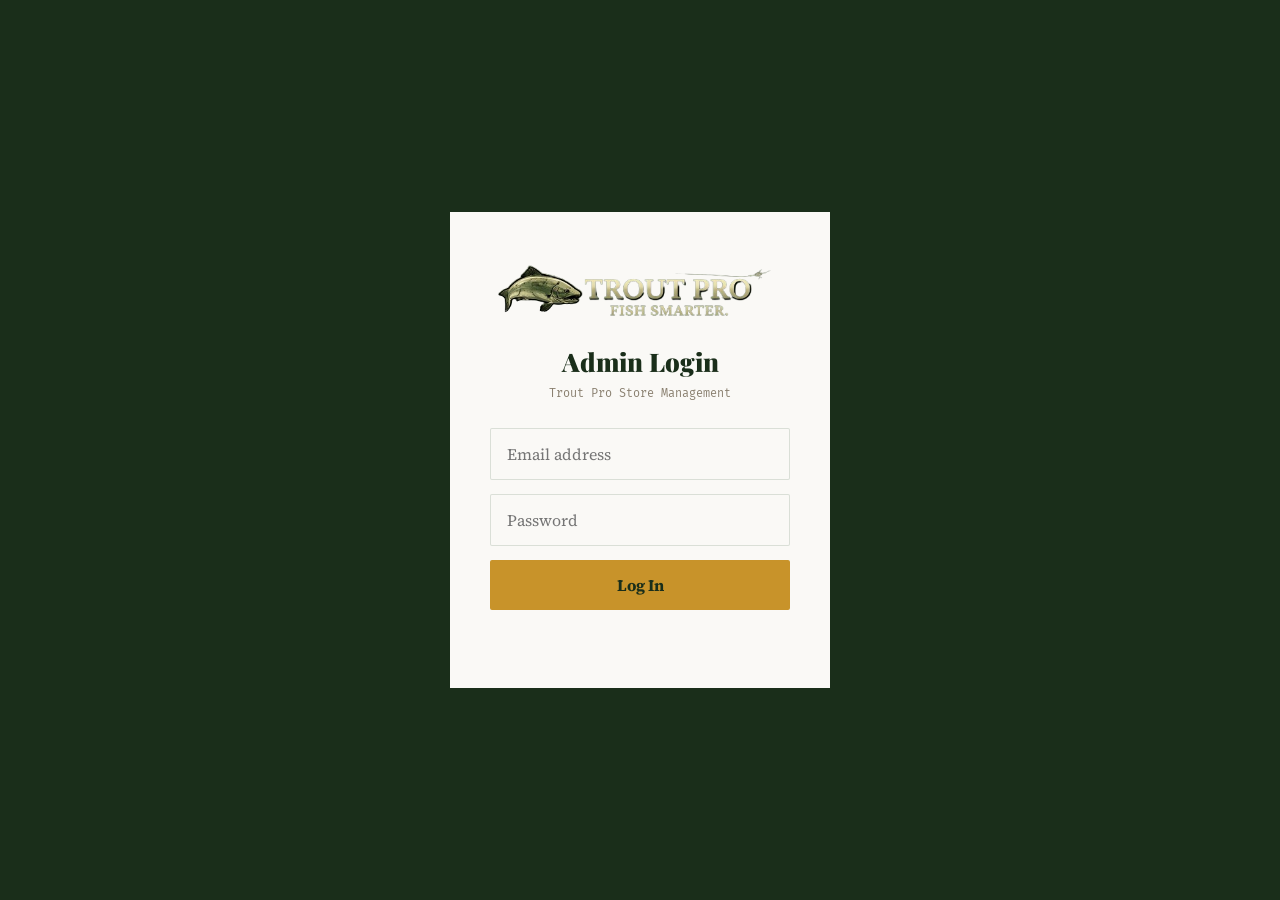
<file: admin.html>
<!DOCTYPE html>
<html lang="en">
<head>
  <meta charset="UTF-8" />
  <meta name="viewport" content="width=device-width, initial-scale=1.0" />
  <title>Admin | Trout Pro Store</title>
  <meta name="robots" content="noindex, nofollow" />
  <link rel="preconnect" href="https://fonts.googleapis.com" />
  <link rel="preconnect" href="https://fonts.gstatic.com" crossorigin />
  <link href="https://fonts.googleapis.com/css2?family=Playfair+Display:wght@700;900&family=Source+Serif+4:wght@300;400;600&family=Fira+Mono:wght@400;500&display=swap" rel="stylesheet" />
  <style>
    :root{--forest:#1a2e1a;--moss:#2d4a2d;--river:#2c5f6e;--water:#7eb8c9;--stone:#8a8070;--sand:#c8b898;--cream:#f5f0e8;--gold:#c8932a;--gold-light:#e6b84a;--white:#faf9f6;--text:#2a2520;--muted:#6b6358;--border:rgba(90,122,90,0.2);--red:#c85040;--green:#2d7a3a}
    *,*::before,*::after{margin:0;padding:0;box-sizing:border-box}
    body{font-family:'Source Serif 4',Georgia,serif;background:#f0ede8;color:var(--text);min-height:100vh}

    /* LOGIN */
    .login-screen{display:flex;align-items:center;justify-content:center;min-height:100vh;background:var(--forest)}
    .login-box{background:var(--white);padding:48px 40px;width:100%;max-width:380px;text-align:center}
    .login-box h1{font-family:'Playfair Display',serif;font-size:1.6rem;font-weight:900;color:var(--forest);margin-bottom:8px}
    .login-box p{font-family:'Fira Mono',monospace;font-size:.74rem;color:var(--stone);margin-bottom:28px}
    .login-box input{width:100%;padding:14px 16px;border:1.5px solid var(--border);font-family:'Source Serif 4',serif;font-size:1rem;outline:none;border-radius:2px;margin-bottom:14px;background:var(--white)}
    .login-box input:focus{border-color:var(--gold)}
    .login-btn{width:100%;padding:14px;background:var(--gold);color:var(--forest);border:none;font-family:'Source Serif 4',serif;font-weight:700;font-size:1rem;cursor:pointer;border-radius:2px}
    .login-btn:hover{background:var(--gold-light)}
    .login-btn:disabled{opacity:.6;cursor:not-allowed}
    .login-err{color:var(--red);font-family:'Fira Mono',monospace;font-size:.76rem;margin-top:10px;min-height:20px}

    /* ADMIN LAYOUT */
    .admin-wrap{display:none}
    .admin-header{background:var(--forest);padding:14px 32px;display:flex;align-items:center;justify-content:space-between}
    .admin-header img{height:64px;width:auto}
    .admin-header-right{display:flex;align-items:center;gap:16px}
    .admin-user{color:var(--sand);font-family:'Fira Mono',monospace;font-size:.74rem}
    .view-site-btn{color:var(--sand);font-family:'Fira Mono',monospace;font-size:.76rem;text-decoration:none}
    .logout-btn{background:rgba(255,255,255,.1);color:var(--cream);border:none;padding:8px 16px;font-family:'Fira Mono',monospace;font-size:.74rem;cursor:pointer;border-radius:2px}
    .logout-btn:hover{background:rgba(255,255,255,.2)}

    /* TABS */
    .admin-tabs{background:var(--moss);display:flex;padding:0 32px;overflow-x:auto}
    .admin-tab{padding:14px 24px;font-family:'Fira Mono',monospace;font-size:.78rem;letter-spacing:.08em;text-transform:uppercase;color:rgba(255,255,255,.6);cursor:pointer;border-bottom:2px solid transparent;transition:all .2s;white-space:nowrap;flex-shrink:0}
    .admin-tab:hover{color:var(--cream)}
    .admin-tab.active{color:var(--gold-light);border-bottom-color:var(--gold-light)}

    /* CONTENT */
    .admin-content{padding:32px;max-width:1200px;margin:0 auto}
    .admin-panel{display:none}
    .admin-panel.active{display:block}

    /* CARDS */
    .admin-card{background:var(--white);border:1px solid var(--border);padding:28px;margin-bottom:24px}
    .admin-card h2{font-family:'Playfair Display',serif;font-size:1.3rem;font-weight:700;color:var(--forest);margin-bottom:20px;padding-bottom:12px;border-bottom:1px solid var(--border)}

    /* STATS */
    .stats-grid{display:grid;grid-template-columns:repeat(4,1fr);gap:20px;margin-bottom:28px}
    .stat-card{background:var(--white);border:1px solid var(--border);padding:22px 24px}
    .stat-card-label{font-family:'Fira Mono',monospace;font-size:.66rem;letter-spacing:.12em;text-transform:uppercase;color:var(--stone);margin-bottom:8px}
    .stat-card-value{font-family:'Playfair Display',serif;font-size:2rem;font-weight:700;color:var(--forest)}

    /* FORMS */
    .a-form-row{display:grid;grid-template-columns:1fr 1fr;gap:16px;margin-bottom:14px}
    .a-form-group{display:flex;flex-direction:column;margin-bottom:14px}
    .a-form-group label{font-family:'Fira Mono',monospace;font-size:.68rem;letter-spacing:.1em;text-transform:uppercase;color:var(--stone);margin-bottom:5px}
    .a-form-group input,.a-form-group select,.a-form-group textarea{padding:11px 14px;border:1.5px solid var(--border);font-family:'Source Serif 4',serif;font-size:.95rem;outline:none;background:var(--white);color:var(--text);border-radius:2px;transition:border-color .2s}
    .a-form-group input:focus,.a-form-group select:focus,.a-form-group textarea:focus{border-color:var(--gold)}
    .a-form-group textarea{resize:vertical;min-height:100px;line-height:1.6}
    .save-btn{background:var(--forest);color:var(--cream);border:none;padding:12px 28px;font-family:'Fira Mono',monospace;font-size:.78rem;letter-spacing:.08em;cursor:pointer;border-radius:2px;transition:background .2s}
    .save-btn:hover{background:var(--moss)}
    .save-btn:disabled{opacity:.5;cursor:not-allowed}
    .delete-btn{background:none;border:1px solid var(--red);color:var(--red);padding:7px 14px;font-family:'Fira Mono',monospace;font-size:.7rem;cursor:pointer;border-radius:2px;transition:all .2s}
    .delete-btn:hover{background:var(--red);color:white}

    /* PRODUCT SEARCH */
    .product-search-bar{display:flex;gap:12px;flex-wrap:wrap;margin-bottom:20px}
    .product-search-bar input,.product-search-bar select{padding:11px 16px;border:1.5px solid var(--border);font-family:'Source Serif 4',serif;font-size:.9rem;outline:none;background:var(--white);color:var(--text);border-radius:2px;flex:1;min-width:140px}
    .product-search-bar input:focus,.product-search-bar select:focus{border-color:var(--gold)}
    .search-count{font-family:'Fira Mono',monospace;font-size:.72rem;color:var(--stone);padding:4px 0}

    /* TABLES */
    .admin-table{width:100%;border-collapse:collapse}
    .admin-table th{font-family:'Fira Mono',monospace;font-size:.66rem;letter-spacing:.12em;text-transform:uppercase;color:var(--stone);padding:10px 12px;border-bottom:2px solid var(--border);text-align:left;white-space:nowrap}
    .admin-table td{padding:12px;border-bottom:1px solid var(--border);font-size:.9rem;vertical-align:middle}
    .admin-table tr:hover td{background:rgba(200,147,42,.04)}
    .admin-table img{width:48px;height:48px;object-fit:cover;border:1px solid var(--border)}
    .edit-btn{background:var(--river);color:white;border:none;padding:5px 12px;font-family:'Fira Mono',monospace;font-size:.68rem;cursor:pointer;border-radius:2px;margin-right:6px}
    .edit-btn:hover{opacity:.85}

    /* BADGES */
    .badge{font-family:'Fira Mono',monospace;font-size:.64rem;letter-spacing:.08em;text-transform:uppercase;padding:3px 9px;border-radius:2px}
    .badge-paid{background:rgba(45,122,58,.15);color:#2d7a3a;border:1px solid rgba(45,122,58,.3)}
    .badge-pending{background:rgba(200,147,42,.15);color:#a06c08;border:1px solid rgba(200,147,42,.3)}
    .badge-shipped{background:rgba(44,95,110,.15);color:#2c5f6e;border:1px solid rgba(44,95,110,.3)}
    .badge-refunded{background:rgba(200,80,60,.15);color:var(--red);border:1px solid rgba(200,80,60,.3)}
    .badge-in-stock{background:rgba(45,122,58,.12);color:#2d7a3a}
    .badge-out{background:rgba(200,80,60,.12);color:var(--red)}

    /* TOGGLE */
    .toggle-wrap{display:flex;align-items:center;gap:10px}
    .toggle{position:relative;width:40px;height:22px;cursor:pointer}
    .toggle input{opacity:0;width:0;height:0}
    .toggle-slider{position:absolute;inset:0;background:#ccc;border-radius:22px;transition:.3s}
    .toggle-slider:before{content:'';position:absolute;width:16px;height:16px;left:3px;bottom:3px;background:white;border-radius:50%;transition:.3s}
    .toggle input:checked+.toggle-slider{background:var(--forest)}
    .toggle input:checked+.toggle-slider:before{transform:translateX(18px)}
    .toggle-label{font-family:'Fira Mono',monospace;font-size:.72rem;color:var(--text)}

    /* TOAST */
    .toast{position:fixed;bottom:24px;right:24px;background:var(--forest);color:var(--cream);padding:14px 24px;font-family:'Fira Mono',monospace;font-size:.8rem;border-left:3px solid var(--gold);z-index:9999;transform:translateY(100px);opacity:0;transition:all .3s;max-width:320px;border-radius:2px}
    .toast.show{transform:translateY(0);opacity:1}

    /* LOADING */
    .loading{text-align:center;padding:40px;color:var(--muted);font-family:'Fira Mono',monospace;font-size:.8rem}
    .spinner{width:28px;height:28px;border:2px solid var(--border);border-top-color:var(--gold);border-radius:50%;animation:spin .7s linear infinite;margin:0 auto 12px}
    @keyframes spin{to{transform:rotate(360deg)}}

    /* MODAL */
    .modal-bg{display:none;position:fixed;inset:0;background:rgba(0,0,0,.55);z-index:1000;align-items:center;justify-content:center;padding:20px}
    .modal-bg.open{display:flex}
    .modal{background:var(--white);padding:32px;width:100%;max-width:640px;max-height:90vh;overflow-y:auto;position:relative;border-radius:2px}
    .modal h3{font-family:'Playfair Display',serif;font-size:1.3rem;font-weight:700;margin-bottom:20px;color:var(--forest)}
    .modal-close{position:absolute;top:16px;right:16px;background:none;border:none;font-size:1.4rem;cursor:pointer;color:var(--stone);line-height:1}

    /* PROMO */
    .promo-msg{font-family:'Fira Mono',monospace;font-size:.76rem;margin-top:8px;padding:8px 12px;border-radius:2px;display:none}
    .promo-msg.ok{background:rgba(45,122,58,.1);color:var(--green);border:1px solid rgba(45,122,58,.25);display:block}
    .promo-msg.err{background:rgba(200,80,60,.1);color:var(--red);border:1px solid rgba(200,80,60,.25);display:block}

    /* REFUND */
    .refund-btn{background:none;border:1.5px solid var(--red);color:var(--red);padding:12px 20px;font-family:'Fira Mono',monospace;font-size:.78rem;cursor:pointer;border-radius:2px;transition:all .2s;width:100%;text-align:center}
    .refund-btn:hover{background:var(--red);color:white}
    .refund-btn:disabled{opacity:.5;cursor:not-allowed}

    @media(max-width:768px){.stats-grid{grid-template-columns:repeat(2,1fr)}.a-form-row{grid-template-columns:1fr}.admin-content{padding:16px}.admin-tabs{padding:0 16px}}
    @media(max-width:480px){.stats-grid{grid-template-columns:1fr}.admin-tabs{overflow-x:auto}}
  </style>
</head>
<body>

<!-- LOGIN -->
<div class="login-screen" id="login-screen">
  <div class="login-box">
    <img src="images/troutprostorelogo.png" alt="Trout Pro Store" style="height:60px;margin:0 auto 24px;display:block" onerror="this.style.display='none'" />
    <h1>Admin Login</h1>
    <p>Trout Pro Store Management</p>
    <input type="email" id="login-email" placeholder="Email address" onkeydown="if(event.key==='Enter')doLogin()" />
    <input type="password" id="login-pass" placeholder="Password" onkeydown="if(event.key==='Enter')doLogin()" />
    <button class="login-btn" onclick="doLogin()">Log In</button>
    <div class="login-err" id="login-err"></div>
  </div>
</div>

<!-- ADMIN -->
<div class="admin-wrap" id="admin-wrap">
  <div class="admin-header">
    <img src="images/troutprostorelogo.png" alt="Trout Pro Store" onerror="this.style.display='none'" />
    <div class="admin-header-right">
      <span class="admin-user" id="admin-user"></span>
      <a href="/" target="_blank" class="view-site-btn">View Site &rarr;</a>
      <button class="logout-btn" onclick="doLogout()">Log Out</button>
    </div>
  </div>

  <div class="admin-tabs">
    <div class="admin-tab active" onclick="showTab('dashboard',this)">Dashboard</div>
    <div class="admin-tab" onclick="showTab('products',this)">Products</div>
    <div class="admin-tab" onclick="showTab('blog',this)">Blog Posts</div>
    <div class="admin-tab" onclick="showTab('orders',this)">Orders</div>
    <div class="admin-tab" onclick="showTab('promos',this)">Promo Codes</div>
  </div>

  <div class="admin-content">

    <!-- DASHBOARD -->
    <div class="admin-panel active" id="tab-dashboard">
      <div class="stats-grid">
        <div class="stat-card"><div class="stat-card-label">Products</div><div class="stat-card-value" id="stat-products">—</div></div>
        <div class="stat-card"><div class="stat-card-label">Blog Posts</div><div class="stat-card-value" id="stat-posts">—</div></div>
        <div class="stat-card"><div class="stat-card-label">Orders</div><div class="stat-card-value" id="stat-orders">—</div></div>
        <div class="stat-card"><div class="stat-card-label">Revenue</div><div class="stat-card-value" id="stat-revenue">—</div></div>
      </div>
      <div class="admin-card">
        <h2>Recent Orders</h2>
        <div id="recent-orders"><div class="loading"><div class="spinner"></div>Loading…</div></div>
      </div>
    </div>

    <!-- PRODUCTS -->
    <div class="admin-panel" id="tab-products">
      <div class="admin-card">
        <h2>Add New Product</h2>
        <div class="a-form-row">
          <div class="a-form-group"><label>Product Name *</label><input type="text" id="p-name" placeholder="e.g. Elk Hair Caddis" /></div>
          <div class="a-form-group"><label>Price *</label><input type="number" id="p-price" placeholder="2.49" step="0.01" min="0" /></div>
        </div>
        <div class="a-form-row">
          <div class="a-form-group"><label>Category *</label>
            <select id="p-cat">
              <option value="">Select…</option>
              <option value="flies">Flies</option>
              <option value="rods">Fly Rods</option>
              <option value="reels">Reels</option>
              <option value="line">Fly Line</option>
              <option value="leaders">Leaders &amp; Tippet</option>
              <option value="accessories">Accessories</option>
            </select>
          </div>
          <div class="a-form-group"><label>Image URL</label><input type="url" id="p-img" placeholder="https://…" /></div>
        </div>
        <div class="a-form-group"><label>Description</label><textarea id="p-desc" placeholder="Describe the product…"></textarea></div>
        <div class="toggle-wrap" style="margin-bottom:20px">
          <label class="toggle"><input type="checkbox" id="p-stock" checked /><span class="toggle-slider"></span></label>
          <span class="toggle-label">In Stock</span>
        </div>
        <button class="save-btn" id="save-product-btn" onclick="saveProduct()">Save Product</button>
      </div>
      <div class="admin-card">
        <h2>All Products <span id="product-count" style="font-family:'Fira Mono',monospace;font-size:.8rem;color:var(--stone);font-weight:400"></span></h2>
        <div class="product-search-bar">
          <input type="text" id="prod-search" placeholder="Search by name…" oninput="filterProductTable()" />
          <select id="prod-cat-filter" onchange="filterProductTable()">
            <option value="">All Categories</option>
            <option value="flies">Flies</option>
            <option value="rods">Fly Rods</option>
            <option value="reels">Reels</option>
            <option value="line">Fly Line</option>
            <option value="leaders">Leaders &amp; Tippet</option>
            <option value="accessories">Accessories</option>
          </select>
          <select id="prod-stock-filter" onchange="filterProductTable()">
            <option value="">All Stock</option>
            <option value="in">In Stock</option>
            <option value="out">Out of Stock</option>
          </select>
        </div>
        <div class="search-count" id="search-count"></div>
        <div id="products-table"><div class="loading"><div class="spinner"></div>Loading…</div></div>
      </div>
    </div>

    <!-- BLOG -->
    <div class="admin-panel" id="tab-blog">
      <div class="admin-card">
        <h2>Write New Post</h2>
        <div class="a-form-row">
          <div class="a-form-group"><label>Title *</label><input type="text" id="b-title" placeholder="Post title…" /></div>
          <div class="a-form-group"><label>Tag</label>
            <select id="b-tag">
              <option value="Technique">Technique</option>
              <option value="Destinations">Destinations</option>
              <option value="Flies">Flies</option>
              <option value="Gear">Gear</option>
              <option value="Rivers">Rivers</option>
            </select>
          </div>
        </div>
        <div class="a-form-group"><label>Image URL</label><input type="url" id="b-img" placeholder="https://…" /></div>
        <div class="a-form-group"><label>Content</label><textarea id="b-content" style="min-height:200px" placeholder="Write your post here…"></textarea></div>
        <div class="toggle-wrap" style="margin-bottom:20px">
          <label class="toggle"><input type="checkbox" id="b-pub" checked /><span class="toggle-slider"></span></label>
          <span class="toggle-label">Published</span>
        </div>
        <button class="save-btn" onclick="savePost()">Save Post</button>
      </div>
      <div class="admin-card">
        <h2>All Posts</h2>
        <div id="posts-table"><div class="loading"><div class="spinner"></div>Loading…</div></div>
      </div>
    </div>

    <!-- ORDERS -->
    <div class="admin-pan
  <!-- CLASSES TAB -->
  <div id="tab-classes" class="tab-pane" style="display:none">
    <div style="display:flex;justify-content:space-between;align-items:center;margin-bottom:24px;flex-wrap:wrap;gap:12px">
      <h2 style="font-family:'Playfair Display',serif;font-size:1.4rem;color:var(--forest);margin:0">Classes</h2>
      <button class="btn-primary" onclick="showClassForm()">+ New Class</button>
    </div>

    <!-- Class Form -->
    <div id="class-form" style="display:none;background:var(--cream);border:1px solid var(--border);padding:28px;margin-bottom:28px">
      <h3 id="class-form-title" style="font-family:'Playfair Display',serif;color:var(--forest);margin:0 0 20px">New Class</h3>
      <input type="hidden" id="class-edit-id" value="" />
      <div style="margin-bottom:16px">
        <label style="font-family:'Fira Mono',monospace;font-size:.72rem;letter-spacing:.1em;text-transform:uppercase;color:var(--stone);display:block;margin-bottom:6px">Title</label>
        <input id="class-title" type="text" placeholder="Class title" style="width:100%;padding:10px 14px;border:1.5px solid var(--border);font-family:'Source Serif 4',serif;font-size:.95rem;outline:none;box-sizing:border-box" />
      </div>
      <div style="margin-bottom:16px">
        <label style="font-family:'Fira Mono',monospace;font-size:.72rem;letter-spacing:.1em;text-transform:uppercase;color:var(--stone);display:block;margin-bottom:6px">Short Description</label>
        <input id="class-desc" type="text" placeholder="Brief description shown on card" style="width:100%;padding:10px 14px;border:1.5px solid var(--border);font-family:'Source Serif 4',serif;font-size:.95rem;outline:none;box-sizing:border-box" />
      </div>
      <div style="margin-bottom:16px">
        <label style="font-family:'Fira Mono',monospace;font-size:.72rem;letter-spacing:.1em;text-transform:uppercase;color:var(--stone);display:block;margin-bottom:6px">Image URL</label>
        <input id="class-image" type="text" placeholder="https://..." style="width:100%;padding:10px 14px;border:1.5px solid var(--border);font-family:'Source Serif 4',serif;font-size:.95rem;outline:none;box-sizing:border-box" />
      </div>
      <div style="margin-bottom:16px">
        <label style="font-family:'Fira Mono',monospace;font-size:.72rem;letter-spacing:.1em;text-transform:uppercase;color:var(--stone);display:block;margin-bottom:6px">Content</label>
        <textarea id="class-content" rows="12" placeholder="Write the full class content here..." style="width:100%;padding:10px 14px;border:1.5px solid var(--border);font-family:'Source Serif 4',serif;font-size:.95rem;outline:none;resize:vertical;box-sizing:border-box"></textarea>
      </div>
      <div style="display:flex;align-items:center;gap:12px;margin-bottom:20px">
        <input type="checkbox" id="class-published" style="width:16px;height:16px" />
        <label for="class-published" style="font-family:'Fira Mono',monospace;font-size:.78rem;color:var(--stone)">Published</label>
      </div>
      <div style="display:flex;gap:12px">
        <button class="btn-primary" onclick="saveClass()">Save Class</button>
        <button onclick="hideClassForm()" style="padding:10px 20px;border:1.5px solid var(--border);background:var(--white);font-family:'Fira Mono',monospace;font-size:.78rem;cursor:pointer">Cancel</button>
      </div>
    </div>

    <!-- Classes List -->
    <div id="classes-admin-list">
      <div class="loading"><div class="spinner"></div>Loading classes...</div>
    </div>
  </div>

el" id="tab-orders">
      <div class="admin-card">
        <h2>All Orders <span style="font-family:'Fira Mono',monospace;font-size:.76rem;color:var(--stone);font-weight:400">— click any order to view details &amp; ship</span></h2>
        <div id="orders-table"><div class="loading"><div class="spinner"></div>Loading…</div></div>
      </div>
    </div>

    <!-- PROMO CODES -->
    <div class="admin-panel" id="tab-promos">
      <div class="admin-card">
        <h2>Add New Promo Code</h2>
        <div class="a-form-row">
          <div class="a-form-group"><label>Code *</label><input type="text" id="pr-code" placeholder="e.g. SUMMER20" style="text-transform:uppercase" /></div>
          <div class="a-form-group"><label>Type *</label>
            <select id="pr-type" onchange="updatePromoLabel()">
              <option value="percent">Percent Off (%)</option>
              <option value="fixed">Fixed Price Override ($)</option>
              <option value="shipping">Free Shipping</option>
            </select>
          </div>
        </div>
        <div class="a-form-row">
          <div class="a-form-group"><label id="pr-value-label">Percent Off (e.g. 10 = 10%)</label><input type="number" id="pr-value" placeholder="10" step="0.01" min="0" /></div>
          <div class="a-form-group"><label>Display Label</label><input type="text" id="pr-label" placeholder="e.g. 10% off your order" /></div>
        </div>
        <div class="toggle-wrap" style="margin-bottom:20px">
          <label class="toggle"><input type="checkbox" id="pr-active" checked /><span class="toggle-slider"></span></label>
          <span class="toggle-label">Active</span>
        </div>
        <button class="save-btn" onclick="savePromo()">Save Promo Code</button>
      </div>
      <div class="admin-card">
        <h2>All Promo Codes</h2>
        <div id="promos-table"><div class="loading"><div class="spinner"></div>Loading…</div></div>
      </div>
    </div>

  </div>
</div>

<!-- EDIT PRODUCT MODAL -->
<div class="modal-bg" id="edit-product-modal">
  <div class="modal">
    <button class="modal-close" onclick="closeModal('edit-product-modal')">&times;</button>
    <h3>Edit Product</h3>
    <input type="hidden" id="ep-id" />
    <div class="a-form-row">
      <div class="a-form-group"><label>Name</label><input type="text" id="ep-name" /></div>
      <div class="a-form-group"><label>Price</label><input type="number" id="ep-price" step="0.01" /></div>
    </div>
    <div class="a-form-row">
      <div class="a-form-group"><label>Category</label>
        <select id="ep-cat">
          <option value="flies">Flies</option>
          <option value="rods">Fly Rods</option>
          <option value="reels">Reels</option>
          <option value="line">Fly Line</option>
          <option value="leaders">Leaders &amp; Tippet</option>
          <option value="accessories">Accessories</option>
        </select>
      </div>
      <div class="a-form-group"><label>Image URL</label><input type="url" id="ep-img" /></div>
    </div>
    <div class="a-form-group"><label>Description</label><textarea id="ep-desc"></textarea></div>
    <div style="margin-bottom:20px">
      <div style="font-family:'Fira Mono',monospace;font-size:.68rem;letter-spacing:.1em;text-transform:uppercase;color:var(--stone);margin-bottom:10px">Stock Status</div>
      <div style="display:flex;gap:10px">
        <label style="display:flex;align-items:center;gap:8px;cursor:pointer;padding:10px 18px;border:1.5px solid var(--border);border-radius:2px;flex:1;transition:all .2s" id="stock-yes-label">
          <input type="radio" name="ep-stock-radio" id="ep-stock-yes" value="yes" onchange="updateStockLabel()" />
          <span style="font-family:'Fira Mono',monospace;font-size:.82rem;font-weight:600;color:#2d7a3a">&#10003; In Stock</span>
        </label>
        <label style="display:flex;align-items:center;gap:8px;cursor:pointer;padding:10px 18px;border:1.5px solid var(--border);border-radius:2px;flex:1;transition:all .2s" id="stock-no-label">
          <input type="radio" name="ep-stock-radio" id="ep-stock-no" value="no" onchange="updateStockLabel()" />
          <span style="font-family:'Fira Mono',monospace;font-size:.82rem;font-weight:600;color:var(--red)">&#10007; Out of Stock</span>
        </label>
      </div>
    </div>
    <div style="display:flex;gap:12px">
      <button class="save-btn" onclick="updateProduct()">Save Changes</button>
      <button class="delete-btn" onclick="deleteProduct()">Delete Product</button>
    </div>
  </div>
</div>

<!-- EDIT POST MODAL -->
<div class="modal-bg" id="edit-post-modal">
  <div class="modal">
    <button class="modal-close" onclick="closeModal('edit-post-modal')">&times;</button>
    <h3>Edit Post</h3>
    <input type="hidden" id="ep2-id" />
    <div class="a-form-row">
      <div class="a-form-group"><label>Title</label><input type="text" id="ep2-title" /></div>
      <div class="a-form-group"><label>Tag</label>
        <select id="ep2-tag">
          <option value="Technique">Technique</option>
          <option value="Destinations">Destinations</option>
          <option value="Flies">Flies</option>
          <option value="Gear">Gear</option>
          <option value="Rivers">Rivers</option>
        </select>
      </div>
    </div>
    <div class="a-form-group"><label>Image URL</label><input type="url" id="ep2-img" /></div>
    <div class="a-form-group"><label>Content</label><textarea id="ep2-content" style="min-height:180px"></textarea></div>
    <div class="toggle-wrap" style="margin-bottom:20px">
      <label class="toggle"><input type="checkbox" id="ep2-pub" /><span class="toggle-slider"></span></label>
      <span class="toggle-label">Published</span>
    </div>
    <div style="display:flex;gap:12px">
      <button class="save-btn" onclick="updatePost()">Save Changes</button>
      <button class="delete-btn" onclick="deletePost()">Delete Post</button>
    </div>
  </div>
</div>

<!-- ORDER DETAIL MODAL -->
<div class="modal-bg" id="order-modal">
  <div class="modal" style="max-width:680px">
    <button class="modal-close" onclick="closeModal('order-modal')">&times;</button>
    <h3 id="om-title">Order Details</h3>
    <div id="om-body"></div>
  </div>
</div>

<div class="toast" id="toast"></div>

<script src="shared.js"></script>
<script>
  /* ── SUPABASE ADMIN GET (uses session token) ── */
  function sbAdminGet(table, params) {
    var token = sessionStorage.getItem('tps_token') || SUPA_ANON;
    return fetch(SUPA_URL + '/rest/v1/' + table + '?' + (params || ''), {
      headers: {
        'apikey': SUPA_ANON,
        'Authorization': 'Bearer ' + token
      }
    }).then(function(r) {
      if (!r.ok) throw new Error('DB error ' + r.status);
      return r.json();
    });
  }

  /* ── AUTH ── */
  var MAX_ATTEMPTS = 5;
  var LOCKOUT_MS   = 15 * 60 * 1000;

  function getLockout() { try { return JSON.parse(localStorage.getItem('tps_lockout')||'{}'); } catch(e){ return {}; } }
  function setLockout(d) { localStorage.setItem('tps_lockout', JSON.stringify(d)); }
  function clearFailures() { setLockout({}); }

  function checkLocked() {
    var d = getLockout();
    if (d.until && Date.now() < d.until) {
      var mins = Math.ceil((d.until - Date.now()) / 60000);
      return 'Too many failed attempts. Try again in ' + mins + ' minute' + (mins !== 1 ? 's' : '') + '.';
    }
    if (d.until && Date.now() >= d.until) setLockout({});
    return null;
  }

  function recordFailure() {
    var d = getLockout();
    d.attempts = (d.attempts || 0) + 1;
    if (d.attempts >= MAX_ATTEMPTS) { d.until = Date.now() + LOCKOUT_MS; d.attempts = 0; }
    setLockout(d);
    return MAX_ATTEMPTS - (d.attempts || 0);
  }

  async function doLogin() {
    var email = document.getElementById('login-email').value.trim();
    var pass  = document.getElementById('login-pass').value;
    var errEl = document.getElementById('login-err');
    var btn   = document.querySelector('.login-btn');
    errEl.style.color = ''; errEl.textContent = '';
    if (!email || !pass) { errEl.textContent = 'Please enter your email and password.'; return; }
    var locked = checkLocked();
    if (locked) { errEl.textContent = locked; errEl.style.color = 'var(--red)'; return; }
    btn.textContent = 'Logging in\u2026'; btn.disabled = true;
    await new Promise(function(r){ setTimeout(r, 800); });
    try {
      var resp = await fetch(SUPA_URL + '/auth/v1/token?grant_type=password', {
        method: 'POST',
        headers: { 'apikey': SUPA_ANON, 'Content-Type': 'application/json' },
        body: JSON.stringify({ email: email, password: pass })
      });
      var data = await resp.json();
      if (!resp.ok || !data.access_token) throw new Error(data.error_description || data.msg || 'Invalid email or password.');
      clearFailures();
      sessionStorage.setItem('tps_token',       data.access_token);
      sessionStorage.setItem('tps_token_exp',   Date.now() + (data.expires_in * 1000));
      sessionStorage.setItem('tps_admin_email', email);
      showAdmin();
    } catch(e) {
      var remaining = recordFailure();
      var locked2   = checkLocked();
      errEl.textContent = locked2 || ('Incorrect email or password. ' + Math.max(0,remaining) + ' attempt' + (remaining !== 1 ? 's' : '') + ' remaining.');
      errEl.style.color = locked2 ? 'var(--red)' : '#e6b84a';
      btn.textContent = 'Log In'; btn.disabled = false;
    }
  }

  async function doLogout() {
    var token = sessionStorage.getItem('tps_token');
    if (token) { await fetch(SUPA_URL + '/auth/v1/logout', { method:'POST', headers:{'apikey':SUPA_ANON,'Authorization':'Bearer '+token} }).catch(function(){}); }
    sessionStorage.removeItem('tps_token'); sessionStorage.removeItem('tps_token_exp'); sessionStorage.removeItem('tps_admin_email');
    location.reload();
  }

  function showAdmin() {
    document.getElementById('login-screen').style.display = 'none';
    document.getElementById('admin-wrap').style.display   = 'block';
    var email = sessionStorage.getItem('tps_admin_email') || '';
    document.getElementById('admin-user').textContent = email;
    loadDashboard();
  }

  (function checkSession() {
    var token = sessionStorage.getItem('tps_token');
    var exp   = sessionStorage.getItem('tps_token_exp');
    if (token && exp && Date.now() < parseInt(exp)) { showAdmin(); }
    var locked = checkLocked();
    if (locked) { var e = document.getElementById('login-err'); if(e){ e.textContent=locked; e.style.color='var(--red)'; } }
  })();

  setInterval(function() {
    var exp = sessionStorage.getItem('tps_token_exp');
    if (exp && Date.now() > parseInt(exp) && document.getElementById('admin-wrap').style.display !== 'none') {
      sessionStorage.removeItem('tps_token'); sessionStorage.removeItem('tps_token_exp');
      alert('Session expired. Please log in again.'); location.reload();
    }
  }, 60000);

  /* ── TABS ── */
  function showTab(name, el) {
    document.querySelectorAll('.admin-panel').forEach(function(p){ p.classList.remove('active'); });
    document.querySelectorAll('.admin-tab').forEach(function(t){ t.classList.remove('active'); });
    document.getElementById('tab-' + name).classList.add('active');
    el.classList.add('active');
    if (name === 'products') loadProducts();
    if (name === 'blog')     loadPosts();
    if (name === 'orders')   loadOrders();
    if (name === 'promos')   loadPromos();
  }

  /* ── TOAST / MODAL ── */
  function toast(msg) { var t=document.getElementById('toast'); t.textContent=msg; t.classList.add('show'); setTimeout(function(){ t.classList.remove('show'); },2800); }
  function openModal(id)  { document.getElementById(id).classList.add('open'); }
  function closeModal(id) { document.getElementById(id).classList.remove('open'); }

  /* ── DASHBOARD ── */
  function loadDashboard() {
    Promise.all([
      sbAdminGet('products','select=id'),
      sbAdminGet('posts','select=id'),
      sbAdminGet('orders','select=id,total,status')
    ]).then(function(r) {
      document.getElementById('stat-products').textContent = r[0].length;
      document.getElementById('stat-posts').textContent    = r[1].length;
      document.getElementById('stat-orders').textContent   = r[2].length;
      var rev = r[2].reduce(function(s,o){ return s+(o.total||0); },0);
      document.getElementById('stat-revenue').textContent  = '$' + rev.toFixed(2);
      sbAdminGet('orders','order=created_at.desc&limit=5').then(function(data){
        if (!data.length) { document.getElementById('recent-orders').innerHTML='<p style="color:var(--muted);font-family:Fira Mono,monospace;font-size:.82rem">No orders yet.</p>'; return; }
        var rows = data.map(function(o){
          var date = o.created_at ? new Date(o.created_at).toLocaleDateString('en-US',{month:'short',day:'numeric',year:'numeric'}) : '';
          return '<tr>'
            +'<td>'+esc(o.customer_name||'—')+'</td>'
            +'<td style="font-family:Fira Mono,monospace;font-size:.74rem">'+esc(o.customer_email||'—')+'</td>'
            +'<td><strong>$'+Number(o.total||0).toFixed(2)+'</strong></td>'
            +'<td><span class="badge badge-'+(o.status==='paid'?'paid':o.status==='shipped'?'shipped':o.status==='refunded'?'refunded':'pending')+'">'+esc(o.status||'pending')+'</span></td>'
            +'<td style="font-family:Fira Mono,monospace;font-size:.72rem;color:var(--stone)">'+date+'</td>'
            +'</tr>';
        }).join('');
        document.getElementById('recent-orders').innerHTML='<table class="admin-table"><thead><tr><th>Name</th><th>Email</th><th>Total</th><th>Status</th><th>Date</th></tr></thead><tbody>'+rows+'</tbody></table>';
      });
    }).catch(function(e){ console.error(e); });
  }

  /* ── PRODUCTS ── */
  var products = [];

  function loadProducts() {
    document.getElementById('products-table').innerHTML = '<div class="loading"><div class="spinner"></div>Loading\u2026</div>';
    sbAdminGet('products','order=name').then(function(data) {
      products = data;
      document.getElementById('product-count').textContent = '(' + data.length + ')';
      renderProductTable(data);
    });
  }

  function renderProductTable(data) {
    if (!data.length) { document.getElementById('products-table').innerHTML='<p style="color:var(--muted);font-family:Fira Mono,monospace;font-size:.82rem">No products match your search.</p>'; document.getElementById('search-count').textContent=''; return; }
    document.getElementById('search-count').textContent = data.length + ' product' + (data.length!==1?'s':'');
    var rows = data.map(function(p){
      var img = p.image_url ? '<img src="'+p.image_url+'" alt="" />' : '<div style="width:48px;height:48px;background:var(--cream);border:1px solid var(--border)"></div>';
      var stock = p.in_stock ? '<span class="badge badge-in-stock">\u2713 In Stock</span>' : '<span class="badge badge-out">\u2717 Out</span>';
      return '<tr>'
        +'<td>'+img+'</td>'
        +'<td><strong>'+esc(p.name)+'</strong></td>'
        +'<td style="font-family:Fira Mono,monospace;font-size:.74rem;text-transform:capitalize">'+esc(p.category)+'</td>'
        +'<td><strong>'+(p.price>0?'$'+Number(p.price).toFixed(2):'<span style="color:var(--stone)">No price</span>')+'</strong></td>'
        +'<td>'+stock+'</td>'
        +'<td><button class="edit-btn" data-id="'+p.id+'" onclick="openEditProduct(this.dataset.id)">Edit</button></td>'
        +'</tr>';
    }).join('');
    document.getElementById('products-table').innerHTML='<table class="admin-table"><thead><tr><th></th><th>Name</th><th>Category</th><th>Price</th><th>Stock</th><th></th></tr></thead><tbody>'+rows+'</tbody></table>';
  }

  function filterProductTable() {
    var q=document.getElementById('prod-search').value.toLowerCase();
    var cat=document.getElementById('prod-cat-filter').value;
    var stock=document.getElementById('prod-stock-filter').value;
    renderProductTable(products.filter(function(p){
      return (!q||p.name.toLowerCase().includes(q))&&(!cat||p.category===cat)&&(!stock||(stock==='in'&&p.in_stock)||(stock==='out'&&!p.in_stock));
    }));
  }

  function saveProduct() {
    var name=document.getElementById('p-name').value.trim();
    var price=parseFloat(document.getElementById('p-price').value);
    var cat=document.getElementById('p-cat').value;
    if (!name||isNaN(price)||!cat){ toast('Please fill in Name, Price, and Category'); return; }
    var btn=document.getElementById('save-product-btn'); btn.disabled=true; btn.textContent='Saving\u2026';
    sbAdminPost('products',{ name:name,price:price,category:cat,image_url:document.getElementById('p-img').value.trim()||null,description:document.getElementById('p-desc').value.trim()||null,in_stock:document.getElementById('p-stock').checked }).then(function(){
      toast('Product saved!');
      ['p-name','p-price','p-img','p-desc'].forEach(function(id){document.getElementById(id).value='';});
      document.getElementById('p-cat').value=''; document.getElementById('p-stock').checked=true;
      btn.disabled=false; btn.textContent='Save Product'; loadProducts();
    }).catch(function(e){ toast('Error: '+e.message); btn.disabled=false; btn.textContent='Save Product'; });
  }

  function updateStockLabel() {
    var yes=document.getElementById('ep-stock-yes').checked;
    document.getElementById('stock-yes-label').style.borderColor=yes?'#2d7a3a':'var(--border)';
    document.getElementById('stock-yes-label').style.background=yes?'rgba(45,122,58,.06)':'';
    document.getElementById('stock-no-label').style.borderColor=!yes?'var(--red)':'var(--border)';
    document.getElementById('stock-no-label').style.background=!yes?'rgba(200,80,60,.05)':'';
  }

  function openEditProduct(id) {
    var p=products.find(function(x){return x.id===id;});
    if (!p) return;
    document.getElementById('ep-id').value=p.id;
    document.getElementById('ep-name').value=p.name;
    document.getElementById('ep-price').value=p.price;
    document.getElementById('ep-cat').value=p.category;
    document.getElementById('ep-img').value=p.image_url||'';
    document.getElementById('ep-desc').value=p.description||'';
    document.getElementById('ep-stock-yes').checked=p.in_stock;
    document.getElementById('ep-stock-no').checked=!p.in_stock;
    updateStockLabel();
    openModal('edit-product-modal');
  }

  function updateProduct() {
    var id=document.getElementById('ep-id').value;
    sbAdminPatch('products',id,{ name:document.getElementById('ep-name').value.trim(),price:parseFloat(document.getElementById('ep-price').value),category:document.getElementById('ep-cat').value,image_url:document.getElementById('ep-img').value.trim()||null,description:document.getElementById('ep-desc').value.trim()||null,in_stock:document.getElementById('ep-stock-yes').checked }).then(function(){
      toast('Product updated!'); closeModal('edit-product-modal'); loadProducts();
    }).catch(function(e){ toast('Error: '+e.message); });
  }

  function deleteProduct() {
    var id=document.getElementById('ep-id').value;
    if (!confirm('Delete this product? This cannot be undone.')) return;
    sbAdminDelete('products',id).then(function(){ toast('Product deleted.'); closeModal('edit-product-modal'); loadProducts(); }).catch(function(e){ toast('Error: '+e.message); });
  }

  /* ── BLOG ── */
  var posts = [];

  function loadPosts() {
    document.getElementById('posts-table').innerHTML='<div class="loading"><div class="spinner"></div>Loading\u2026</div>';
    sbAdminGet('posts','order=created_at.desc').then(function(data){
      posts=data;
      if (!data.length){ document.getElementById('posts-table').innerHTML='<p style="color:var(--muted);font-family:Fira Mono,monospace;font-size:.82rem">No posts yet.</p>'; return; }
      var rows=data.map(function(p){
        var date=p.created_at?new Date(p.created_at).toLocaleDateString('en-US',{month:'short',day:'numeric',year:'numeric'}):'';
        return '<tr>'
          +'<td><strong>'+esc(p.title)+'</strong></td>'
          +'<td style="font-family:Fira Mono,monospace;font-size:.74rem">'+esc(p.tag||'')+'</td>'
          +'<td><span class="badge '+(p.published?'badge-paid':'badge-out')+'">'+(p.published?'Live':'Draft')+'</span></td>'
          +'<td style="font-family:Fira Mono,monospace;font-size:.72rem;color:var(--stone)">'+date+'</td>'
          +'<td><button class="edit-btn" data-id="'+p.id+'" onclick="openEditPost(this.dataset.id)">Edit</button></td>'
          +'</tr>';
      }).join('');
      document.getElementById('posts-table').innerHTML='<table class="admin-table"><thead><tr><th>Title</th><th>Tag</th><th>Status</th><th>Date</th><th></th></tr></thead><tbody>'+rows+'</tbody></table>';
    });
  }

  function savePost() {
    var title=document.getElementById('b-title').value.trim();
    if (!title){ toast('Please enter a title'); return; }
    sbAdminPost('posts',{ title:title,tag:document.getElementById('b-tag').value,image_url:document.getElementById('b-img').value.trim()||null,content:document.getElementById('b-content').value.trim()||null,published:document.getElementById('b-pub').checked }).then(function(){
      toast('Post saved!');
      ['b-title','b-img','b-content'].forEach(function(id){document.getElementById(id).value='';});
      document.getElementById('b-pub').checked=true; loadPosts();
    }).catch(function(e){ toast('Error: '+e.message); });
  }

  function openEditPost(id) {
    var p=posts.find(function(x){return x.id===id;});
    if (!p) return;
    document.getElementById('ep2-id').value=p.id;
    document.getElementById('ep2-title').value=p.title;
    document.getElementById('ep2-tag').value=p.tag||'Technique';
    document.getElementById('ep2-img').value=p.image_url||'';
    document.getElementById('ep2-content').value=p.content||'';
    document.getElementById('ep2-pub').checked=p.published;
    openModal('edit-post-modal');
  }

  function updatePost() {
    var id=document.getElementById('ep2-id').value;
    sbAdminPatch('posts',id,{ title:document.getElementById('ep2-title').value.trim(),tag:document.getElementById('ep2-tag').value,image_url:document.getElementById('ep2-img').value.trim()||null,content:document.getElementById('ep2-content').value.trim()||null,published:document.getElementById('ep2-pub').checked }).then(function(){
      toast('Post updated!'); closeModal('edit-post-modal'); loadPosts();
    }).catch(function(e){ toast('Error: '+e.message); });
  }

  function deletePost() {
    var id=document.getElementById('ep2-id').value;
    if (!confirm('Delete this post? This cannot be undone.')) return;
    sbAdminDelete('posts',id).then(function(){ toast('Post deleted.'); closeModal('edit-post-modal'); loadPosts(); }).catch(function(e){ toast('Error: '+e.message); });
  }

  /* ── ORDERS ── */
  var allOrders = [];

  function loadOrders() {
    document.getElementById('orders-table').innerHTML='<div class="loading"><div class="spinner"></div>Loading\u2026</div>';
    sbAdminGet('orders','order=created_at.desc').then(function(data){
      allOrders=data;
      if (!data.length){ document.getElementById('orders-table').innerHTML='<p style="color:var(--muted);font-family:Fira Mono,monospace;font-size:.82rem">No orders yet.</p>'; return; }
      var rows=data.map(function(o){
        var date=o.created_at?new Date(o.created_at).toLocaleDateString('en-US',{month:'short',day:'numeric',year:'numeric'}):'';
        var items=Array.isArray(o.items)?o.items.map(function(i){return i.name+' x'+(i.qty||1);}).join(', '):'—';
        var sc=o.status==='paid'?'badge-paid':o.status==='shipped'?'badge-shipped':o.status==='refunded'?'badge-refunded':'badge-pending';
        return '<tr style="cursor:pointer" data-oid="'+o.id+'" onclick="openOrder(this.dataset.oid)">'
          +'<td style="font-family:Fira Mono,monospace;font-size:.72rem">'+date+'</td>'
          +'<td><strong>'+esc(o.customer_name||'—')+'</strong><br><span style="font-family:Fira Mono,monospace;font-size:.7rem;color:var(--stone)">'+esc(o.customer_email||'')+'</span></td>'
          +'<td style="font-size:.82rem;max-width:200px;overflow:hidden;text-overflow:ellipsis;white-space:nowrap;color:var(--muted)">'+esc(items)+'</td>'
          +'<td><strong>$'+Number(o.total||0).toFixed(2)+'</strong></td>'
          +'<td><span class="badge '+sc+'">'+esc(o.status||'pending')+'</span></td>'
          +'<td><button class="edit-btn" data-id="'+o.id+'" onclick="event.stopPropagation();openOrder(this.dataset.id)">View</button></td>'
          +'</tr>';
      }).join('');
      document.getElementById('orders-table').innerHTML='<table class="admin-table"><thead><tr><th>Date</th><th>Customer</th><th>Items</th><th>Total</th><th>Status</th><th></th></tr></thead><tbody>'+rows+'</tbody></table>';
    });
  }

  function openOrder(id) {
    var o=allOrders.find(function(x){return x.id===id;});
    if (!o) return;

    var date=o.created_at?new Date(o.created_at).toLocaleString('en-US',{weekday:'long',month:'long',day:'numeric',year:'numeric',hour:'numeric',minute:'2-digit'}):'—';
    var items=Array.isArray(o.items)?o.items:[];
    var addr=o.shipping_address||{};

    var itemRows=items.length?items.map(function(item){
      return '<tr>'
        +'<td style="padding:10px 12px"><strong>'+esc(item.name)+'</strong>'
        +(item.selectedSize?'<br><span style="font-family:Fira Mono,monospace;font-size:.7rem;color:var(--stone)">Size: '+esc(item.selectedSize)+'</span>':'')
        +(item.category?'<br><span style="font-family:Fira Mono,monospace;font-size:.68rem;color:var(--stone);text-transform:capitalize">'+esc(item.category)+'</span>':'')
        +'</td>'
        +'<td style="padding:10px 12px;text-align:center">'+(item.qty||1)+'</td>'
        +'<td style="padding:10px 12px;text-align:right">$'+Number(item.price||0).toFixed(2)+'</td>'
        +'<td style="padding:10px 12px;text-align:right;font-weight:700">$'+(Number(item.price||0)*(item.qty||1)).toFixed(2)+'</td>'
        +'</tr>';
    }).join(''):'<tr><td colspan="4" style="padding:12px;color:var(--muted)">No items recorded</td></tr>';

    var addrHtml=addr.address
      ?'<strong>'+esc(o.customer_name||'')+'</strong><br>'+esc(addr.address)+'<br>'+esc((addr.city||'')+', '+(addr.state||'')+' '+(addr.zip||''))
      :'<span style="color:var(--stone);font-size:.84rem">No address on file<br><span style="font-size:.76rem">Customer did not provide address</span></span>';

    var sc=o.status==='paid'?'badge-paid':o.status==='shipped'?'badge-shipped':o.status==='refunded'?'badge-refunded':'badge-pending';

    var actionBtns='';
    if (o.status==='paid') {
      actionBtns+='<button class="save-btn" style="width:100%;padding:14px;margin-bottom:10px;font-size:.88rem" data-oid="'+o.id+'" onclick="updateOrderStatus(this.dataset.oid,&quot;shipped&quot;)">\u2713 Mark as Shipped</button>';
    }
    if (o.status==='shipped') {
      actionBtns+='<div style="background:rgba(44,95,110,.1);border:1px solid rgba(44,95,110,.3);color:#2c5f6e;padding:12px;font-family:Fira Mono,monospace;font-size:.78rem;text-align:center;margin-bottom:10px">\u2713 Order has been shipped</div>';
    }
    if (o.status!=='refunded'&&o.square_order_id) {
      actionBtns+='<button class="refund-btn" data-oid="'+o.id+'" data-pid="'+esc(o.square_order_id)+'" data-total="'+Number(o.total||0).toFixed(2)+'" onclick="confirmRefund(this)">Issue Refund &mdash; $'+Number(o.total||0).toFixed(2)+'</button>';
    }
    if (o.status==='refunded') {
      actionBtns+='<div style="background:rgba(200,80,60,.1);border:1px solid rgba(200,80,60,.3);color:#c85040;padding:12px;font-family:Fira Mono,monospace;font-size:.78rem;text-align:center">\u2713 This order has been refunded</div>';
    }

    document.getElementById('om-title').textContent='Order #'+o.id.substring(0,8).toUpperCase();
    document.getElementById('om-body').innerHTML=

      /* Status + date bar */
      '<div style="background:var(--cream);padding:12px 16px;border:1px solid var(--border);margin-bottom:16px;display:flex;justify-content:space-between;align-items:center;flex-wrap:wrap;gap:10px">'
      +'<span class="badge '+sc+'" style="font-size:.76rem;padding:5px 14px">'+esc(o.status||'pending').toUpperCase()+'</span>'
      +'<span style="font-family:Fira Mono,monospace;font-size:.72rem;color:var(--stone)">'+date+'</span>'
      +'</div>'

      /* Customer + Address grid */
      +'<div style="display:grid;grid-template-columns:1fr 1fr;gap:14px;margin-bottom:16px">'

      +'<div style="background:var(--cream);padding:16px;border:1px solid var(--border)">'
      +'<div style="font-family:Fira Mono,monospace;font-size:.64rem;letter-spacing:.12em;text-transform:uppercase;color:var(--stone);margin-bottom:8px">Customer</div>'
      +'<div style="font-size:.95rem;font-weight:700;color:var(--forest)">'+esc(o.customer_name||'—')+'</div>'
      +'<div style="font-family:Fira Mono,monospace;font-size:.78rem;color:var(--river);margin-top:4px">'+esc(o.customer_email||'—')+'</div>'
      +(o.square_order_id?'<div style="font-family:Fira Mono,monospace;font-size:.66rem;color:var(--stone);margin-top:6px">Square ID: '+esc(o.square_order_id)+'</div>':'')
      +'</div>'

      +'<div style="background:var(--cream);padding:16px;border:1px solid var(--border)">'
      +'<div style="font-family:Fira Mono,monospace;font-size:.64rem;letter-spacing:.12em;text-transform:uppercase;color:var(--stone);margin-bottom:8px">Ship To</div>'
      +'<div style="font-size:.9rem;line-height:1.7;color:var(--text)">'+addrHtml+'</div>'
      +'</div>'

      +'</div>'

      /* Items table */
      +'<div style="border:1px solid var(--border);margin-bottom:16px">'
      +'<div style="background:var(--forest);color:var(--cream);padding:10px 12px;font-family:Fira Mono,monospace;font-size:.66rem;letter-spacing:.1em;text-transform:uppercase">Order Items</div>'
      +'<table style="width:100%;border-collapse:collapse">'
      +'<thead><tr style="border-bottom:1px solid var(--border)">'
      +'<th style="padding:8px 12px;text-align:left;font-family:Fira Mono,monospace;font-size:.64rem;letter-spacing:.08em;text-transform:uppercase;color:var(--stone)">Product</th>'
      +'<th style="padding:8px 12px;text-align:center;font-family:Fira Mono,monospace;font-size:.64rem;letter-spacing:.08em;text-transform:uppercase;color:var(--stone)">Qty</th>'
      +'<th style="padding:8px 12px;text-align:right;font-family:Fira Mono,monospace;font-size:.64rem;letter-spacing:.08em;text-transform:uppercase;color:var(--stone)">Price</th>'
      +'<th style="padding:8px 12px;text-align:right;font-family:Fira Mono,monospace;font-size:.64rem;letter-spacing:.08em;text-transform:uppercase;color:var(--stone)">Total</th>'
      +'</tr></thead>'
      +'<tbody>'+itemRows+'</tbody>'
      +'<tfoot><tr style="border-top:2px solid var(--border);background:var(--cream)">'
      +'<td colspan="3" style="padding:12px;text-align:right;font-family:Fira Mono,monospace;font-size:.72rem;color:var(--stone)">ORDER TOTAL</td>'
      +'<td style="padding:12px;text-align:right;font-family:Playfair Display,serif;font-size:1.3rem;font-weight:700;color:var(--forest)">$'+Number(o.total||0).toFixed(2)+'</td>'
      +'</tr></tfoot>'
      +'</table>'
      +'</div>'

      /* Actions */
      +'<div>'+actionBtns+'</div>';

    openModal('order-modal');
  }

  function updateOrderStatus(id, status) {
    sbAdminPatch('orders',id,{status:status}).then(function(){
      toast('Order marked as '+status); closeModal('order-modal'); loadOrders();
    }).catch(function(e){ toast('Error: '+e.message); });
  }

  function confirmRefund(btn) {
    var total=btn.dataset.total;
    if (!confirm('Issue a full refund of $'+total+' to this customer?\n\nThis will process through Square and cannot be undone.')) return;
    processRefund(btn.dataset.oid, btn.dataset.pid, parseFloat(total));
  }

  async function processRefund(orderId, paymentId, amount) {
    var btn=document.querySelector('.refund-btn');
    if (btn){ btn.disabled=true; btn.textContent='Processing\u2026'; }
    try {
      var resp=await fetch(SUPA_URL+'/functions/v1/process-refund',{
        method:'POST',
        headers:{'Content-Type':'application/json'},
        body:JSON.stringify({paymentId:paymentId,amount:amount})
      });
      var data=await resp.json();
      if (!resp.ok||!data.success) throw new Error(data.error||'Refund failed');
      await sbAdminPatch('orders',orderId,{status:'refunded'});
      toast('\u2713 Refund of $'+Number(amount).toFixed(2)+' processed');
      closeModal('order-modal'); loadOrders();
    } catch(e) {
      toast('Refund error: '+e.message);
      if (btn){ btn.disabled=false; btn.textContent='Issue Refund — $'+Number(amount).toFixed(2); }
    }
  }

  /* ── PROMO CODES ── */
  var promos=[];

  function updatePromoLabel() {
    var type=document.getElementById('pr-type').value;
    var lbl=document.getElementById('pr-value-label');
    var inp=document.getElementById('pr-value');
    if (type==='percent') { lbl.textContent='Percent Off (e.g. 10 = 10%)'; inp.placeholder='10'; }
    if (type==='fixed')   { lbl.textContent='Fixed Total Price ($)'; inp.placeholder='0.99'; }
    if (type==='shipping'){ lbl.textContent='Value (enter 0)'; inp.placeholder='0'; }
  }

  function loadPromos() {
    document.getElementById('promos-table').innerHTML='<div class="loading"><div class="spinner"></div>Loading\u2026</div>';
    sbAdminGet('promo_codes','order=created_at.desc').then(function(data){
      promos=data;
      if (!data.length){ document.getElementById('promos-table').innerHTML='<p style="color:var(--muted);font-family:Fira Mono,monospace;font-size:.82rem">No promo codes yet.</p>'; return; }
      var rows=data.map(function(p){
        var val=p.discount_type==='shipping'?'Free':p.discount_type==='percent'?(p.discount_value*100).toFixed(0)+'%':'$'+Number(p.discount_value).toFixed(2);
        return '<tr>'
          +'<td><strong style="font-family:Fira Mono,monospace;letter-spacing:.06em">'+esc(p.code)+'</strong></td>'
          +'<td style="font-family:Fira Mono,monospace;font-size:.74rem">'+esc(p.discount_type)+'</td>'
          +'<td><strong>'+val+'</strong></td>'
          +'<td>'+esc(p.label||'')+'</td>'
          +'<td><span class="badge '+(p.active?'badge-in-stock':'badge-out')+'">'+(p.active?'Active':'Inactive')+'</span></td>'
          +'<td><button class="delete-btn" data-id="'+p.id+'" onclick="deletePromo(this.dataset.id)">Delete</button></td>'
          +'</tr>';
      }).join('');
      document.getElementById('promos-table').innerHTML='<table class="admin-table"><thead><tr><th>Code</th><th>Type</th><th>Value</th><th>Label</th><th>Status</th><th></th></tr></thead><tbody>'+rows+'</tbody></table>';
    });
  }

  function savePromo() {
    var code=document.getElementById('pr-code').value.trim().toUpperCase();
    var type=document.getElementById('pr-type').value;
    var value=parseFloat(document.getElementById('pr-value').value)||0;
    if (!code){ toast('Please enter a code'); return; }
    if (type==='percent'&&value>1) value=value/100;
    sbAdminPost('promo_codes',{ code:code,discount_type:type,discount_value:value,label:document.getElementById('pr-label').value.trim()||null,active:document.getElementById('pr-active').checked }).then(function(){
      toast('Promo code saved!');
      ['pr-code','pr-value','pr-label'].forEach(function(id){document.getElementById(id).value='';});
      loadPromos();
    }).catch(function(e){ toast('Error: '+e.message); });
  }

  function deletePromo(id) {
    if (!confirm('Delete this promo code?')) return;
    sbAdminDelete('promo_codes',id).then(function(){ toast('Deleted.'); loadPromos(); }).catch(function(e){ toast('Error: '+e.message); });
  }

  /* ── ADMIN POST/PATCH/DELETE (with session token) ── */
  function adminHeaders() {
    var token=sessionStorage.getItem('tps_token')||SUPA_ANON;
    return { 'apikey':SUPA_ANON,'Authorization':'Bearer '+token,'Content-Type':'application/json','Prefer':'return=minimal' };
  }
  function sbAdminPost(table,body) {
    return fetch(SUPA_URL+'/rest/v1/'+table,{ method:'POST',headers:adminHeaders(),body:JSON.stringify(body) })
      .then(function(r){ if (!r.ok) throw new Error('DB error '+r.status); return {}; });
  }
  function sbAdminPatch(table,id,body) {
    return fetch(SUPA_URL+'/rest/v1/'+table+'?id=eq.'+id,{ method:'PATCH',headers:adminHeaders(),body:JSON.stringify(body) })
      .then(function(r){ if (!r.ok) throw new Error('DB error '+r.status); return {}; });
  }
  function sbAdminDelete(table,id) {
    return fetch(SUPA_URL+'/rest/v1/'+table+'?id=eq.'+id,{ method:'DELETE',headers:{'apikey':SUPA_ANON,'Authorization':'Bearer '+(sessionStorage.getItem('tps_token')||SUPA_ANON)} })
      .then(function(r){ if (!r.ok) throw new Error('DB error '+r.status); });
  }

  function esc(s){ return String(s||'').replace(/&/g,'&amp;').replace(/</g,'&lt;').replace(/>/g,'&gt;'); }

  /* ── CLASSES ── */
  function loadClasses() {
    sbGet('classes','order=created_at.desc').then(function(classes) {
      var el = document.getElementById('classes-admin-list');
      if (!classes.length) {
        el.innerHTML = '<div style="text-align:center;padding:40px;color:var(--stone);font-family:Fira Mono,monospace;font-size:.82rem">No classes yet. Click New Class to add one.</div>';
        return;
      }
      el.innerHTML = '<table style="width:100%;border-collapse:collapse">'
        + '<thead><tr style="border-bottom:2px solid var(--border)">'
        + '<th style="text-align:left;padding:10px 12px;font-family:Fira Mono,monospace;font-size:.7rem;letter-spacing:.1em;text-transform:uppercase;color:var(--stone)">Title</th>'
        + '<th style="text-align:left;padding:10px 12px;font-family:Fira Mono,monospace;font-size:.7rem;letter-spacing:.1em;text-transform:uppercase;color:var(--stone)">Status</th>'
        + '<th style="padding:10px 12px"></th>'
        + '</tr></thead><tbody>'
        + classes.map(function(c) {
            return '<tr style="border-bottom:1px solid var(--border)">'
              + '<td style="padding:12px;font-family:Source Serif 4,serif;font-size:.9rem;color:var(--forest);font-weight:600">'+c.title+'</td>'
              + '<td style="padding:12px"><span style="font-family:Fira Mono,monospace;font-size:.68rem;padding:3px 10px;background:'+(c.published?'rgba(44,122,44,.12)':'rgba(200,147,42,.12)')+';color:'+(c.published?'var(--forest)':'var(--gold)')+';border-radius:2px">'+(c.published?'Published':'Draft')+'</span></td>'
              + '<td style="padding:12px;text-align:right;white-space:nowrap">'
              + '<button onclick="editClass('+JSON.stringify(c).replace(/"/g,'&quot;')+')" style="font-family:Fira Mono,monospace;font-size:.72rem;padding:6px 14px;border:1.5px solid var(--border);background:var(--white);cursor:pointer;margin-right:8px">Edit</button>'
              + '<button onclick="deleteClass(&quot;'+c.id+'&quot;)" style="font-family:Fira Mono,monospace;font-size:.72rem;padding:6px 14px;border:1.5px solid #c85040;color:#c85040;background:var(--white);cursor:pointer">Delete</button>'
              + '</td></tr>';
          }).join('')
        + '</tbody></table>';
    });
  }

  function showClassForm() {
    document.getElementById('class-form-title').textContent = 'New Class';
    document.getElementById('class-edit-id').value = '';
    document.getElementById('class-title').value = '';
    document.getElementById('class-desc').value = '';
    document.getElementById('class-image').value = '';
    document.getElementById('class-content').value = '';
    document.getElementById('class-published').checked = false;
    document.getElementById('class-form').style.display = 'block';
    document.getElementById('class-title').focus();
  }

  function hideClassForm() {
    document.getElementById('class-form').style.display = 'none';
  }

  function editClass(c) {
    document.getElementById('class-form-title').textContent = 'Edit Class';
    document.getElementById('class-edit-id').value = c.id;
    document.getElementById('class-title').value = c.title || '';
    document.getElementById('class-desc').value = c.description || '';
    document.getElementById('class-image').value = c.image_url || '';
    document.getElementById('class-content').value = c.content || '';
    document.getElementById('class-published').checked = !!c.published;
    document.getElementById('class-form').style.display = 'block';
    document.getElementById('class-form').scrollIntoView({behavior:'smooth'});
  }

  function saveClass() {
    var id    = document.getElementById('class-edit-id').value;
    var title = document.getElementById('class-title').value.trim();
    if (!title) { alert('Please enter a title'); return; }
    var body = {
      title:       title,
      description: document.getElementById('class-desc').value.trim(),
      image_url:   document.getElementById('class-image').value.trim(),
      content:     document.getElementById('class-content').value.trim(),
      published:   document.getElementById('class-published').checked
    };
    var url    = SUPA_URL + '/rest/v1/classes' + (id ? '?id=eq.'+id : '');
    var method = id ? 'PATCH' : 'POST';
    fetch(url, {
      method: method,
      headers: { 'apikey': SUPA_ANON, 'Authorization': 'Bearer '+authToken, 'Content-Type': 'application/json', 'Prefer': 'return=minimal' },
      body: JSON.stringify(body)
    }).then(function(r) {
      if (r.ok) { hideClassForm(); loadClasses(); showToast('Class saved!'); }
      else { alert('Error saving class'); }
    });
  }

  function deleteClass(id) {
    if (!confirm('Delete this class? This cannot be undone.')) return;
    fetch(SUPA_URL + '/rest/v1/classes?id=eq.'+id, {
      method: 'DELETE',
      headers: { 'apikey': SUPA_ANON, 'Authorization': 'Bearer '+authToken }
    }).then(function(r) {
      if (r.ok) { loadClasses(); showToast('Class deleted'); }
    });
  }

</script>
</body>
</html>
</file>
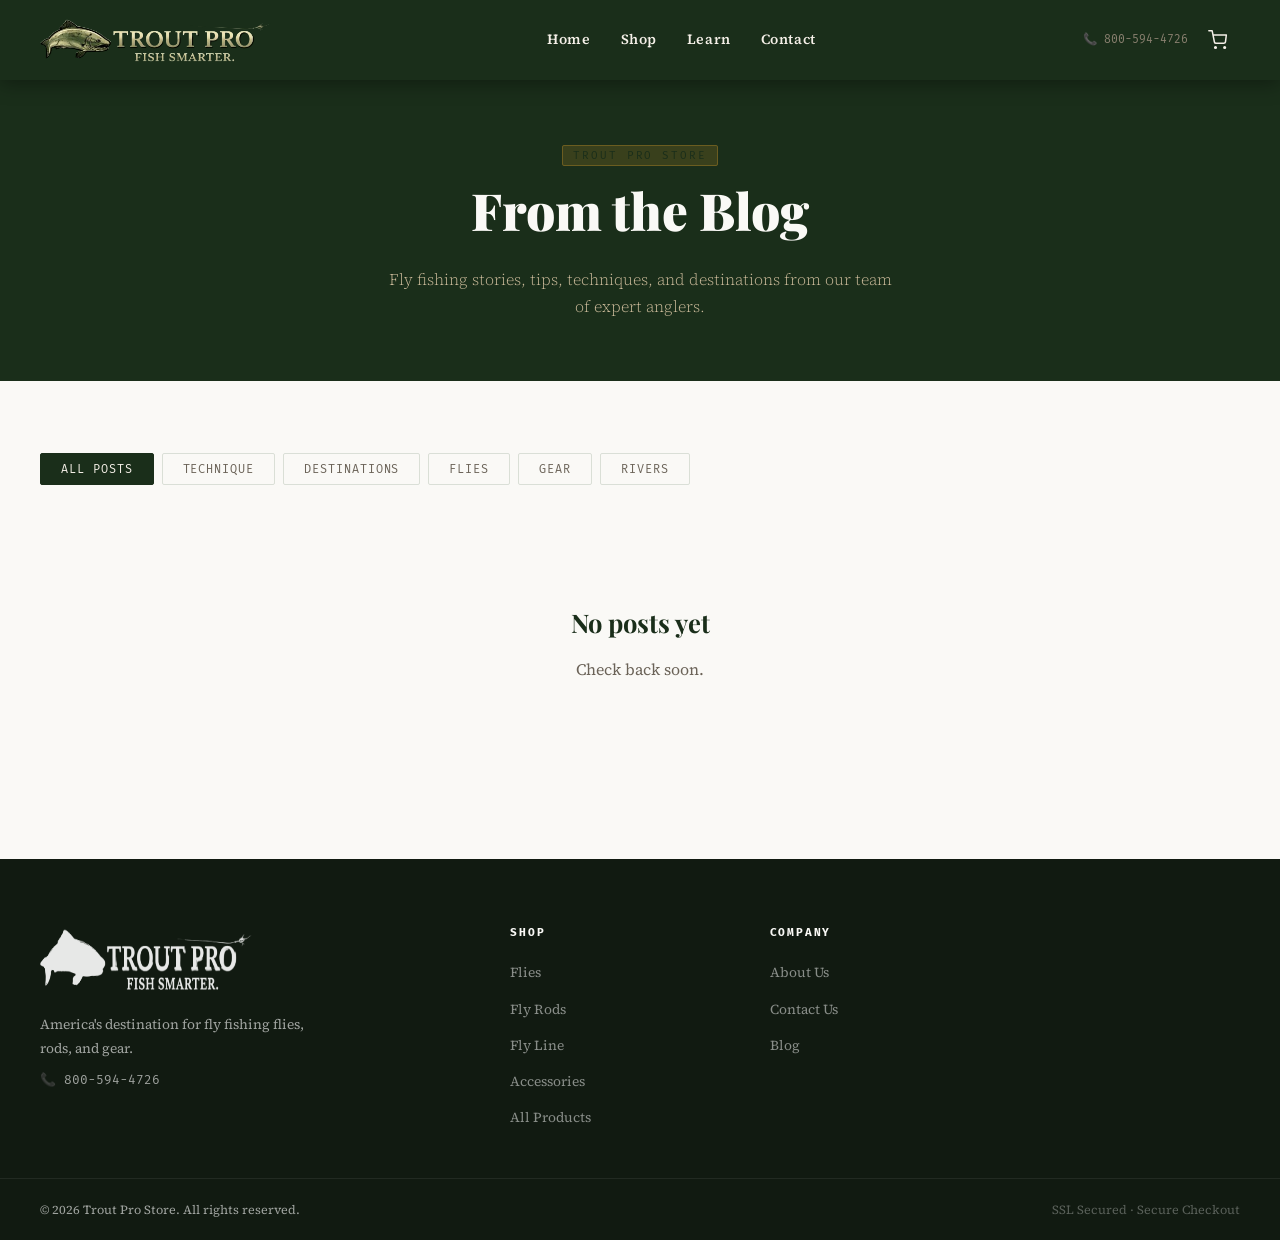
<file: blog.html>
<!DOCTYPE html>
<html lang="en">
<head>
  <meta charset="UTF-8" />
  <meta name="viewport" content="width=device-width, initial-scale=1.0" />
  <title>Blog | Trout Pro Store</title>
  <meta name="description" content="Fly fishing tips, destinations, and stories from the Trout Pro Store team." />
  <link rel="icon" type="image/svg+xml" href="data:image/svg+xml,%3Csvg xmlns='http://www.w3.org/2000/svg' viewBox='0 0 64 64'%3E%3Cellipse cx='30' cy='32' rx='22' ry='11' fill='%23c8860a'/%3E%3Cellipse cx='30' cy='35' rx='18' ry='6' fill='%23e8b84a'/%3E%3Cpath d='M52 32 L62 22 L64 32 L62 42 Z' fill='%23a06020'/%3E%3Ccircle cx='12' cy='31' r='3' fill='%23111'/%3E%3Ccircle cx='11' cy='30' r='1' fill='white'/%3E%3C/svg%3E" />
  <link rel="preconnect" href="https://fonts.googleapis.com" />
  <link rel="preconnect" href="https://fonts.gstatic.com" crossorigin />
  <link href="https://fonts.googleapis.com/css2?family=Playfair+Display:ital,wght@0,700;0,900;1,700&family=Source+Serif+4:wght@300;400;600&family=Fira+Mono:wght@400;500&display=swap" rel="stylesheet" />
  <link rel="stylesheet" href="shared.css" />
</head>
<body>

<div id="header-mount"></div>

<div class="page-banner">
  <span class="section-tag" style="color:var(--water);display:block;margin-bottom:10px">Trout Pro Store</span>
  <h1>From the Blog</h1>
  <p>Fly fishing stories, tips, techniques, and destinations from our team of expert anglers.</p>
</div>

<main class="section">
  <div class="section-inner">
    <div class="filter-bar" id="tag-bar">
      <button class="filter-btn active" onclick="setTag('all',this)">All Posts</button>
      <button class="filter-btn" onclick="setTag('Technique',this)">Technique</button>
      <button class="filter-btn" onclick="setTag('Destinations',this)">Destinations</button>
      <button class="filter-btn" onclick="setTag('Flies',this)">Flies</button>
      <button class="filter-btn" onclick="setTag('Gear',this)">Gear</button>
      <button class="filter-btn" onclick="setTag('Rivers',this)">Rivers</button>
    </div>
    <div id="blog-grid" class="blog-grid">
      <div class="loading" style="grid-column:1/-1"><div class="spinner"></div>Loading posts…</div>
    </div>
  </div>
</main>

<div id="footer-mount"></div>

<script src="shared.js"></script>
<script>
  var allPosts   = [];
  var currentTag = 'all';

  document.getElementById('header-mount').innerHTML = renderHeader('Blog');
  document.getElementById('footer-mount').innerHTML = renderFooter();
  initHeader();

  sbGet('posts', 'published=eq.true&order=created_at.desc').then(function(data) {
    allPosts = data;
    renderPosts();
    initFadeUp();
  }).catch(function() {
    document.getElementById('blog-grid').innerHTML =
      '<div class="empty-state" style="grid-column:1/-1"><h3>No posts yet</h3><p>Check back soon.</p></div>';
  });

  function setTag(tag, btn) {
    currentTag = tag;
    document.querySelectorAll('.filter-btn').forEach(function(b) { b.classList.remove('active'); });
    btn.classList.add('active');
    renderPosts();
  }

  function renderPosts() {
    var list = allPosts.filter(function(p) {
      return currentTag === 'all' || p.tag === currentTag;
    });
    if (!list.length) {
      document.getElementById('blog-grid').innerHTML =
        '<div class="empty-state" style="grid-column:1/-1"><h3>No posts found</h3><p>Try a different category.</p></div>';
      return;
    }
    document.getElementById('blog-grid').innerHTML = list.map(cardHTML).join('');
    initFadeUp();
  }

  function cardHTML(p) {
    var date = p.created_at ? new Date(p.created_at).toLocaleDateString('en-US',{month:'long',day:'numeric',year:'numeric'}) : '';
    var img  = p.image_url ? '<img src="' + p.image_url + '" alt="' + esc(p.title) + '" loading="lazy" />' : '';
    var preview = (p.content || '').replace(/<[^>]*>/g,'').substring(0,120);
    return '<article class="blog-card fade-up">'
      + '<div class="blog-card-img">' + img + '</div>'
      + '<div class="blog-card-body">'
      + '<div class="blog-card-tag">' + esc(p.tag || 'Article') + (date ? ' &middot; ' + date : '') + '</div>'
      + '<h2 class="blog-card-title">' + esc(p.title) + '</h2>'
      + '<p class="blog-card-desc">' + esc(preview) + (preview.length >= 120 ? '…' : '') + '</p>'
      + '<a href="post.html?id=' + p.id + '" class="blog-card-link">Read More &rarr;</a>'
      + '</div>'
      + '</article>';
  }

  function esc(s) { return String(s||'').replace(/&/g,'&amp;').replace(/</g,'&lt;').replace(/>/g,'&gt;'); }

  function initFadeUp() {
    var obs = new IntersectionObserver(function(entries) {
      entries.forEach(function(e) { if (e.isIntersecting) { e.target.classList.add('visible'); obs.unobserve(e.target); } });
    }, { threshold: 0.08 });
    document.querySelectorAll('.fade-up:not(.visible)').forEach(function(el) { obs.observe(el); });
  }
</script>
</body>
</html>
</file>
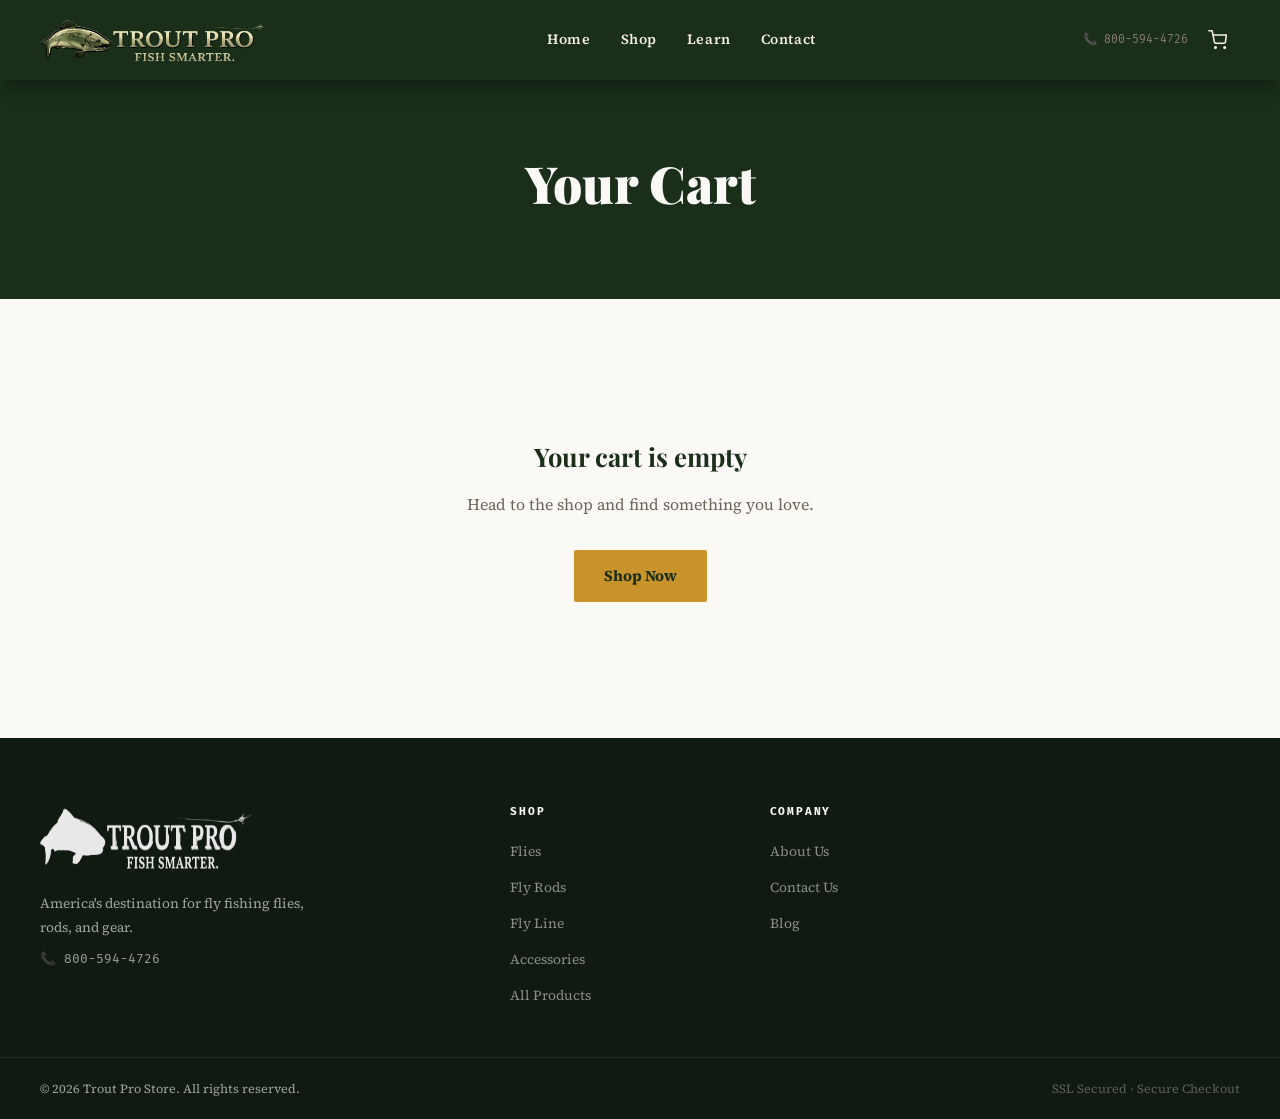
<file: cart.html>
<!DOCTYPE html>
<html lang="en">
<head>
  <meta charset="UTF-8" />
  <meta name="viewport" content="width=device-width, initial-scale=1.0" />
  <title>Cart | Trout Pro Store</title>
  <link rel="icon" type="image/svg+xml" href="data:image/svg+xml,%3Csvg xmlns='http://www.w3.org/2000/svg' viewBox='0 0 64 64'%3E%3Cellipse cx='30' cy='32' rx='22' ry='11' fill='%23c8860a'/%3E%3Cellipse cx='30' cy='35' rx='18' ry='6' fill='%23e8b84a'/%3E%3Cpath d='M52 32 L62 22 L64 32 L62 42 Z' fill='%23a06020'/%3E%3Ccircle cx='12' cy='31' r='3' fill='%23111'/%3E%3Ccircle cx='11' cy='30' r='1' fill='white'/%3E%3C/svg%3E" />
  <link rel="preconnect" href="https://fonts.googleapis.com" />
  <link rel="preconnect" href="https://fonts.gstatic.com" crossorigin />
  <link href="https://fonts.googleapis.com/css2?family=Playfair+Display:ital,wght@0,700;0,900;1,700&family=Source+Serif+4:wght@300;400;600&family=Fira+Mono:wght@400;500&display=swap" rel="stylesheet" />
  <link rel="stylesheet" href="shared.css" />
  <style>
    .cart-wrap{max-width:900px;margin:0 auto;padding:56px 40px}
    .cart-table{width:100%;border-collapse:collapse;margin-bottom:32px}
    .cart-table th{font-family:'Fira Mono',monospace;font-size:.68rem;letter-spacing:.14em;text-transform:uppercase;color:var(--stone);padding:12px 16px;border-bottom:2px solid var(--border);text-align:left}
    .cart-table td{padding:16px;border-bottom:1px solid var(--border);vertical-align:middle}
    .cart-item-img{width:64px;height:64px;object-fit:cover;background:var(--cream);border:1px solid var(--border)}
    .cart-item-name{font-family:'Playfair Display',serif;font-size:1rem;font-weight:700;color:var(--forest)}
    .cart-item-cat{font-family:'Fira Mono',monospace;font-size:.64rem;color:var(--stone);letter-spacing:.08em;text-transform:uppercase;margin-top:3px}
    .cart-qty{width:56px;padding:8px;text-align:center;border:1.5px solid var(--border);font-family:'Source Serif 4',serif;font-size:.95rem;border-radius:2px}
    .cart-remove{background:none;border:none;color:var(--stone);cursor:pointer;font-family:'Fira Mono',monospace;font-size:.72rem;letter-spacing:.06em;padding:6px;transition:color .2s}
    .cart-remove:hover{color:#c85040}
    .cart-summary{background:var(--cream);border:1px solid var(--border);padding:28px 32px;max-width:380px;margin-left:auto}
    .summary-row{display:flex;justify-content:space-between;margin-bottom:12px;font-size:.95rem}
    .summary-row.total{font-family:'Playfair Display',serif;font-size:1.4rem;font-weight:700;color:var(--forest);padding-top:16px;border-top:2px solid var(--border);margin-top:8px}
    @media(max-width:768px){.cart-wrap{padding:32px 20px}.cart-table th:nth-child(3),.cart-table td:nth-child(3){display:none}}
  </style>
</head>
<body>

<div id="header-mount"></div>


<div class="page-banner">
  <h1>Your Cart</h1>
</div>

<main>
  <div class="cart-wrap">
    <div id="cart-body"></div>
  </div>
</main>

<div id="footer-mount"></div>

<script src="shared.js"></script>
<script>
  document.getElementById('header-mount').innerHTML = renderHeader('');
  document.getElementById('footer-mount').innerHTML = renderFooter();
  initHeader();
  renderCart();

  function renderCart() {
    var cart = getCart();
    var el   = document.getElementById('cart-body');

    if (!cart.length) {
      el.innerHTML = '<div class="empty-state"><h3>Your cart is empty</h3><p>Head to the shop and find something you love.</p><a href="products.html" class="btn-primary" style="margin-top:8px">Shop Now</a></div>';
      return;
    }

    var rows = cart.map(function(item, idx) {
      var img = item.image_url
        ? '<img class="cart-item-img" src="' + item.image_url + '" alt="' + esc(item.name) + '" />'
        : '<div class="cart-item-img" style="display:flex;align-items:center;justify-content:center;font-size:.7rem;color:var(--stone)">No img</div>';
      return '<tr>'
        + '<td>' + img + '</td>'
        + '<td><div class="cart-item-name">' + esc(item.name) + '</div><div class="cart-item-cat">' + esc(item.category||'') + '</div></td>'
        + '<td>$' + Number(item.price).toFixed(2) + '</td>'
        + '<td><input type="number" class="cart-qty" value="' + item.qty + '" min="1" max="99" onchange="updateQty(' + idx + ',this.value)" /></td>'
        + '<td>$' + (item.price * item.qty).toFixed(2) + '</td>'
        + '<td><button class="cart-remove" onclick="removeItem(' + idx + ')">&times; Remove</button></td>'
        + '</tr>';
    }).join('');

    var subtotal = cart.reduce(function(s,i){ return s + i.price * i.qty; }, 0);
    var shipping = subtotal >= 50 ? 0 : 4.95;
    var total    = subtotal + shipping;

    el.innerHTML =
      '<table class="cart-table">'
      + '<thead><tr><th></th><th>Product</th><th>Price</th><th>Qty</th><th>Total</th><th></th></tr></thead>'
      + '<tbody>' + rows + '</tbody>'
      + '</table>'
      + '<div class="cart-summary">'
      + '<div class="summary-row"><span>Subtotal</span><span>$' + subtotal.toFixed(2) + '</span></div>'
      + '<div class="summary-row"><span>Shipping</span><span>' + (shipping === 0 ? '<span style="color:#5aaa5a">Free</span>' : '$' + shipping.toFixed(2)) + '</span></div>'
      + (shipping > 0 ? '<div style="font-family:Fira Mono,monospace;font-size:.68rem;color:var(--stone);margin-bottom:8px">Add $' + (50 - subtotal).toFixed(2) + ' more for free shipping</div>' : '')
      + '<div class="summary-row total"><span>Total</span><span>$' + total.toFixed(2) + '</span></div>'
      + '<a href="checkout.html" class="btn-primary" style="display:block;text-align:center;margin-top:20px;padding:16px">Proceed to Checkout</a>'
      + '<a href="products.html" style="display:block;text-align:center;margin-top:12px;font-family:Fira Mono,monospace;font-size:.74rem;color:var(--stone)">&larr; Continue Shopping</a>'
      + '</div>';
  }

  function updateQty(idx, val) {
    var cart = getCart();
    cart[idx].qty = Math.max(1, parseInt(val) || 1);
    saveCart(cart);
    renderCart();
  }

  function removeItem(idx) {
    var cart = getCart();
    cart.splice(idx, 1);
    saveCart(cart);
    renderCart();
  }

  function esc(s) { return String(s||'').replace(/&/g,'&amp;').replace(/</g,'&lt;').replace(/>/g,'&gt;'); }
</script>
</body>
</html>
</file>
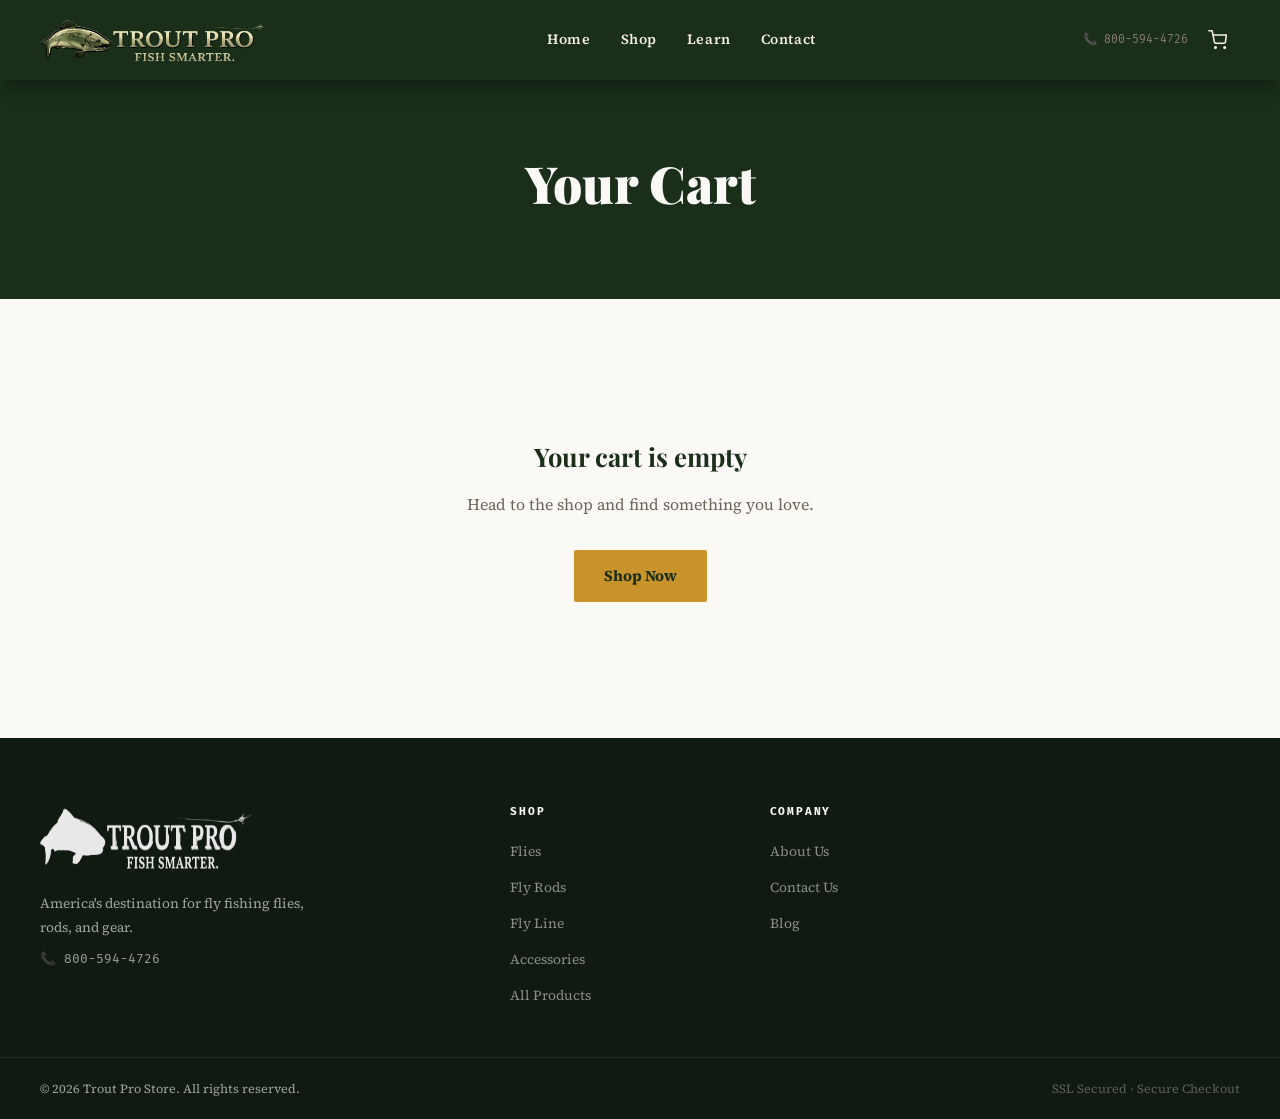
<file: checkout.html>
<!DOCTYPE html>
<html lang="en">
<head>
  <meta charset="UTF-8" />
  <meta name="viewport" content="width=device-width, initial-scale=1.0" />
  <title>Checkout | Trout Pro Store</title>
  <link rel="icon" type="image/svg+xml" href="data:image/svg+xml,%3Csvg xmlns='http://www.w3.org/2000/svg' viewBox='0 0 64 64'%3E%3Cellipse cx='30' cy='32' rx='22' ry='11' fill='%23c8860a'/%3E%3Cellipse cx='30' cy='35' rx='18' ry='6' fill='%23e8b84a'/%3E%3Cpath d='M52 32 L62 22 L64 32 L62 42 Z' fill='%23a06020'/%3E%3Ccircle cx='12' cy='31' r='3' fill='%23111'/%3E%3Ccircle cx='11' cy='30' r='1' fill='white'/%3E%3C/svg%3E" />
  <link rel="preconnect" href="https://fonts.googleapis.com" />
  <link rel="preconnect" href="https://fonts.gstatic.com" crossorigin />
  <link href="https://fonts.googleapis.com/css2?family=Playfair+Display:ital,wght@0,700;0,900;1,700&family=Source+Serif+4:wght@300;400;600&family=Fira+Mono:wght@400;500&display=swap" rel="stylesheet" />
  <link rel="stylesheet" href="shared.css" />
  <!-- Square Web Payments SDK -->
  <script src="https://web.squarecdn.com/v1/square.js"></script>
  <style>
    .checkout-wrap{display:grid;grid-template-columns:1fr 420px;gap:48px;max-width:1100px;margin:0 auto;padding:56px 40px}
    .form-section h2{font-family:'Playfair Display',serif;font-size:1.4rem;font-weight:700;color:var(--forest);margin-bottom:20px}
    .form-row{display:grid;grid-template-columns:1fr 1fr;gap:16px;margin-bottom:16px}
    .form-group{display:flex;flex-direction:column;margin-bottom:16px}
    .form-group label{font-family:'Fira Mono',monospace;font-size:.68rem;letter-spacing:.1em;text-transform:uppercase;color:var(--stone);margin-bottom:6px}
    .form-group input,.form-group select{padding:12px 16px;border:1.5px solid var(--border);font-family:'Source Serif 4',serif;font-size:.95rem;outline:none;background:var(--white);color:var(--text);border-radius:2px;transition:border-color .2s}
    .form-group input:focus,.form-group select:focus{border-color:var(--gold)}
    .sq-wrap{border:1.5px solid var(--border);padding:14px 16px;border-radius:2px;background:var(--white);min-height:46px}
    .order-summary{background:var(--cream);border:1px solid var(--border);padding:28px;position:sticky;top:100px}
    .order-summary h2{font-family:'Playfair Display',serif;font-size:1.2rem;font-weight:700;color:var(--forest);margin-bottom:20px;padding-bottom:14px;border-bottom:1px solid var(--border)}
    .order-item{display:flex;justify-content:space-between;align-items:center;margin-bottom:12px;font-size:.9rem}
    .order-item-name{color:var(--text-muted)}
    .order-item-qty{font-family:'Fira Mono',monospace;font-size:.72rem;color:var(--stone);margin-left:6px}
    .order-divider{border:none;border-top:1px solid var(--border);margin:16px 0}
    .order-total-row{display:flex;justify-content:space-between;margin-bottom:10px;font-size:.95rem}
    .order-total-row.grand{font-family:'Playfair Display',serif;font-size:1.3rem;font-weight:700;color:var(--forest);padding-top:14px;border-top:2px solid var(--border);margin-top:6px}
    .pay-btn{width:100%;padding:18px;background:var(--gold);color:var(--forest);border:none;font-family:'Source Serif 4',serif;font-weight:700;font-size:1rem;cursor:pointer;transition:background .2s;border-radius:2px;margin-top:20px}
    .pay-btn:hover{background:var(--gold-light)}
    .pay-btn:disabled{opacity:.6;cursor:not-allowed}
    #payment-error{color:#c85040;font-family:'Fira Mono',monospace;font-size:.78rem;margin-top:10px;display:none}
    .secure-note{font-family:'Fira Mono',monospace;font-size:.66rem;color:var(--stone);text-align:center;margin-top:12px}
    .promo-row{display:flex;gap:10px;margin-bottom:20px}
    .promo-row input{flex:1;padding:11px 16px;border:1.5px solid var(--border);font-family:'Source Serif 4',serif;font-size:.9rem;outline:none;border-radius:2px}
    .promo-row input:focus{border-color:var(--gold)}
    .promo-apply-btn{background:var(--forest);color:var(--cream);border:none;padding:11px 20px;font-family:'Fira Mono',monospace;font-size:.76rem;letter-spacing:.06em;cursor:pointer;border-radius:2px;white-space:nowrap}
    .promo-apply-btn:hover{background:var(--moss)}
    .promo-msg{font-family:'Fira Mono',monospace;font-size:.76rem;margin-bottom:12px;padding:8px 12px;border-radius:2px}
    .promo-msg.ok{background:rgba(45,122,58,.1);color:#2d7a3a;border:1px solid rgba(45,122,58,.25)}
    .promo-msg.err{background:rgba(200,80,60,.1);color:#c85040;border:1px solid rgba(200,80,60,.25)}
    @media(max-width:860px){.checkout-wrap{grid-template-columns:1fr}.order-summary{position:static}}
    @media(max-width:540px){.checkout-wrap{padding:32px 20px}.form-row{grid-template-columns:1fr}}
  </style>
</head>
<body>

<div id="header-mount"></div>


<div class="page-banner">
  <h1>Checkout</h1>
</div>

<main>
  <div class="checkout-wrap" id="checkout-body">
    <div class="loading" style="grid-column:1/-1"><div class="spinner"></div>Loading checkout…</div>
  </div>
</main>

<div id="footer-mount"></div>

<script src="shared.js"></script>
<script>
  document.getElementById('header-mount').innerHTML = renderHeader('');
  document.getElementById('footer-mount').innerHTML = renderFooter();
  initHeader();

  var cart = getCart();
  if (!cart.length) { location.href = 'cart.html'; }

  /* ── Tax rates by state ── */
  /* ── Sales tax: Tennessee only at 9.25%, applied to subtotal only ── */
  function getTaxRate(stateCode) {
    var state = (stateCode || '').toUpperCase().trim();
    return state === 'TN' ? 0.0925 : 0;
  }

  var subtotal = cart.reduce(function(s,i){ return s + i.price * i.qty; }, 0);

  /* ── Shipping: flat $4.95, free over $50 ── */
  function getShippingPrice() {
    return subtotal >= 50 ? 0 : 4.95;
  }

  function getShippingLabel() {
    return subtotal >= 50 ? 'Free Shipping' : 'Standard Shipping — $4.95';
  }

  

  /* ── Promo codes — validated against Supabase, nothing hardcoded ── */
  var appliedPromo = null;

  async function applyPromo() {
    var code  = (document.getElementById('promo-input').value || '').trim().toUpperCase();
    var msgEl = document.getElementById('promo-msg');
    var btn   = document.querySelector('.promo-apply-btn');

    msgEl.style.display = 'none';
    msgEl.textContent   = '';

    if (!code) {
      msgEl.className     = 'promo-msg err';
      msgEl.textContent   = 'Please enter a promo code.';
      msgEl.style.display = 'block';
      return;
    }

    btn.textContent = 'Checking…';
    btn.disabled    = true;

    try {
      /* Look up code in Supabase — only active codes are returned by RLS */
      var data = await sbGet('promo_codes', 'code=eq.' + encodeURIComponent(code) + '&active=eq.true');

      if (!data || !data.length) {
        msgEl.className     = 'promo-msg err';
        msgEl.textContent   = 'Invalid or expired promo code.';
        msgEl.style.display = 'block';
        appliedPromo        = null;
        updateOrderSummary();
      } else {
        var p = data[0];
        appliedPromo = {
          type:     p.discount_type,
          discount: parseFloat(p.discount_value),
          label:    p.label || 'Discount applied'
        };
        msgEl.className     = 'promo-msg ok';
        msgEl.textContent   = '✓ ' + appliedPromo.label;
        msgEl.style.display = 'block';
        updateOrderSummary();
      }
    } catch(e) {
      msgEl.className     = 'promo-msg err';
      msgEl.textContent   = 'Could not validate code. Please try again.';
      msgEl.style.display = 'block';
    }

    btn.textContent = 'Apply';
    btn.disabled    = false;
  }

  function updateOrderSummary() {
    var stateVal  = (document.getElementById('state') || {value:''}).value;
    var shipping  = getShippingPrice();
    var shipLabel = getShippingLabel();
    var taxRate   = getTaxRate(stateVal);
    var tax       = subtotal * taxRate; /* Tax on subtotal only, not shipping */

    /* Update shipping label and price display */
    var shipLabelEl = document.getElementById('ship-label');
    var shipPriceEl = document.getElementById('ship-price-display');
    if (shipLabelEl) shipLabelEl.textContent = shipLabel;
    if (shipPriceEl) shipPriceEl.textContent = shipping === 0 ? 'FREE' : '$' + shipping.toFixed(2);
    var noteEl = document.getElementById('shipping-note');
    var notePriceEl = document.getElementById('shipping-note-price');
    if (noteEl) noteEl.textContent = shipLabel;
    if (notePriceEl) notePriceEl.textContent = shipping === 0 ? 'FREE' : '$' + shipping.toFixed(2);

    /* Apply promo discount */
    var discount = 0;
    if (appliedPromo) {
      if (appliedPromo.type === 'fixed') {
        /* Fixed price override — charge exactly that amount */
        discount = Math.max(0, subtotal + shipping + tax - appliedPromo.discount);
      } else if (appliedPromo.type === 'percent') {
        discount = subtotal * appliedPromo.discount;
      } else if (appliedPromo.type === 'shipping') {
        discount = shipping;
      }
    }

    var total = Math.max(0.01, subtotal + shipping + tax - discount);

    document.getElementById('sum-shipping').textContent = shipping === 0 ? 'Free' : '$' + shipping.toFixed(2);
    /* Update shipping label */
    var shipLbl = document.getElementById('sum-shipping-label');
    if (shipLbl) shipLbl.textContent = getShippingLabel();
    /* Show/hide discount row */
    var discRow = document.getElementById('sum-discount-row');
    if (discRow) {
      if (discount > 0) {
        discRow.style.display = 'flex';
        document.getElementById('sum-discount').textContent = '-$' + discount.toFixed(2);
      } else {
        discRow.style.display = 'none';
      }
    }
    document.getElementById('sum-tax').textContent = taxRate > 0
      ? '$' + tax.toFixed(2) + ' (' + (taxRate * 100).toFixed(2) + '%)'
      : stateVal.length === 2 ? 'No tax' : 'Enter state for tax';
    document.getElementById('sum-total').textContent = '$' + total.toFixed(2);
    var btn = document.getElementById('pay-btn');
    if (btn) btn.textContent = 'Pay $' + total.toFixed(2);
    return { shipping: shipping, tax: tax, total: total, taxRate: taxRate };
  }

  var itemRows = cart.map(function(i) {
    return '<div class="order-item"><span class="order-item-name">' + esc(i.name) + '<span class="order-item-qty"> x' + i.qty + '</span></span><span>$' + (i.price * i.qty).toFixed(2) + '</span></div>';
  }).join('');

  /* Shipping calculated automatically based on cart contents */

  document.getElementById('checkout-body').innerHTML =
    '<div class="form-section">'
    + '<h2>Contact &amp; Shipping</h2>'
    + '<div class="form-row">'
    + '<div class="form-group"><label>First Name</label><input type="text" id="fname" required /></div>'
    + '<div class="form-group"><label>Last Name</label><input type="text" id="lname" required /></div>'
    + '</div>'
    + '<div class="form-group"><label>Email</label><input type="email" id="email" required /></div>'
    + '<div class="form-group"><label>Address</label><input type="text" id="address" required /></div>'
    + '<div class="form-row">'
    + '<div class="form-group"><label>City</label><input type="text" id="city" required /></div>'
    + '<div class="form-group"><label>State</label><input type="text" id="state" maxlength="2" placeholder="TN" required oninput="updateOrderSummary()" /></div>'
    + '</div>'
    + '<div class="form-group"><label>ZIP Code</label><input type="text" id="zip" maxlength="10" required /></div>'
    + '<div style="background:var(--cream);border:1px solid var(--border);padding:14px 18px;margin-bottom:24px;display:flex;justify-content:space-between;align-items:center">'
    + '<span style="font-family:Fira Mono,monospace;font-size:.74rem;color:var(--stone)" id="shipping-note">Shipping calculated from cart</span>'
    + '<strong id="shipping-note-price" style="font-family:Playfair Display,serif;font-size:1rem"></strong>'
    + '</div>'
    + '<hr style="border:none;border-top:1px solid var(--border);margin:24px 0" />'
    + '<h2>Payment</h2>'
    + '<div style="margin-bottom:20px"><div style="font-family:Fira Mono,monospace;font-size:.68rem;letter-spacing:.1em;text-transform:uppercase;color:var(--stone);margin-bottom:8px">Promo Code</div><div class="promo-row"><input type="text" id="promo-input" placeholder="Enter promo code" /><button class="promo-apply-btn" onclick="applyPromo()">Apply</button></div><div class="promo-msg" id="promo-msg" style="display:none"></div></div>'
    + '<div class="form-group"><label>Card Details</label><div id="card-container" class="sq-wrap"></div></div>'
    + '<div id="payment-error"></div>'
    + '<button class="pay-btn" id="pay-btn" onclick="handlePay()">Complete Order</button>'
    + '<div class="secure-note">&#x1F512; Secured by Square &middot; SSL Encrypted</div>'
    + '</div>'

    + '<div class="order-summary">'
    + '<h2>Order Summary</h2>'
    + itemRows
    + '<hr class="order-divider" />'
    + '<div class="order-total-row"><span>Subtotal</span><span>$' + subtotal.toFixed(2) + '</span></div>'
    + (subtotal < 50 ? '<div style="background:rgba(200,147,42,.1);border:1px solid rgba(200,147,42,.3);padding:10px 14px;margin:8px 0;font-family:Fira Mono,monospace;font-size:.74rem;color:var(--forest);border-radius:2px;text-align:center">&#127381; Add <strong>$' + (50 - subtotal).toFixed(2) + ' more</strong> for FREE shipping!</div>' : '<div style="background:rgba(44,122,44,.1);border:1px solid rgba(44,122,44,.3);padding:10px 14px;margin:8px 0;font-family:Fira Mono,monospace;font-size:.74rem;color:var(--forest);border-radius:2px;text-align:center">&#10003; You qualify for FREE shipping!</div>')
    + '<div class="order-total-row"><span>Shipping <span id="sum-shipping-label" style="font-family:Fira Mono,monospace;font-size:.68rem;color:var(--stone)"></span></span><span id="sum-shipping">calculating…</span></div>'
    + '<div class="order-total-row" id="sum-discount-row" style="display:none;color:#2d7a3a"><span>Discount</span><span id="sum-discount"></span></div>'
    + '<div class="order-total-row"><span>Tax</span><span id="sum-tax">Enter state</span></div>'
    + '<div class="order-total-row grand"><span>Total</span><span id="sum-total">$' + subtotal.toFixed(2) + '</span></div>'
    + '</div>';



  /* Initial render */
  setTimeout(function() {
    updateOrderSummary();
  }, 50);

  /* Initialize Square card */
  var squareCard;

  async function initSquare() {
    /* Wait for Square SDK to be ready */
    var attempts = 0;
    while (!window.Square && attempts < 20) {
      await new Promise(function(r){ setTimeout(r, 250); });
      attempts++;
    }
    if (!window.Square) {
      document.getElementById('card-container').innerHTML =
        '<p style="color:#c85040;font-family:Fira Mono,monospace;font-size:.8rem">Payment system failed to load. Please refresh the page.</p>';
      return;
    }
    try {
      var payments = Square.payments(SQ_APP_ID, SQ_LOC_ID);
      squareCard = await payments.card();
      await squareCard.attach('#card-container');
    } catch(e) {
      console.error('Square init error:', e);
      document.getElementById('card-container').innerHTML =
        '<p style="color:#c85040;font-family:Fira Mono,monospace;font-size:.8rem">Could not load payment form: ' + e.message + '</p>';
    }
  }

  /* Wait for DOM to be ready before init */
  if (document.readyState === 'loading') {
    document.addEventListener('DOMContentLoaded', initSquare);
  } else {
    setTimeout(initSquare, 100);
  }

  async function handlePay() {
    var btn   = document.getElementById('pay-btn');
    var errEl = document.getElementById('payment-error');
    errEl.style.display = 'none';
    errEl.textContent   = '';

    /* Validate form */
    var required = ['fname','lname','email','address','city','state','zip'];
    for (var i = 0; i < required.length; i++) {
      if (!document.getElementById(required[i]).value.trim()) {
        errEl.textContent = 'Please fill in all required fields.';
        errEl.style.display = 'block';
        return;
      }
    }

    btn.disabled    = true;
    btn.textContent = 'Processing…';

    try {
      /* Step 1 — Tokenize the card via Square Web Payments SDK */
      var result = await squareCard.tokenize();
      if (result.status !== 'OK') {
        throw new Error(
          result.errors && result.errors[0]
            ? result.errors[0].message
            : 'Card error. Please check your details.'
        );
      }

      /* Step 2 — Calculate final order totals */
      var orderTotals = updateOrderSummary();

      /* Step 3 — Send token + amount to Supabase Edge Function
         The Edge Function holds the Square Access Token securely
         and processes the actual charge server-side */
      var edgeResp = await fetch(
        'https://elvbbqozynshrebfqkgf.supabase.co/functions/v1/process-payment',
        {
          method: 'POST',
          headers: { 'Content-Type': 'application/json' },
          body: JSON.stringify({
            sourceId:      result.token,
            amount:        orderTotals.total,
            currency:      'USD',
            customerEmail: document.getElementById('email').value.trim(),
            note:          'Trout Pro Store — ' + cart.length + ' item(s)'
          })
        }
      );

      var edgeData = await edgeResp.json();

      if (!edgeResp.ok || !edgeData.success) {
        throw new Error(edgeData.error || 'Payment failed. Please try again.');
      }

      /* Step 4 — Save order to Supabase database */
      var orderResp = await fetch(SUPA_URL + '/rest/v1/orders', {
        method: 'POST',
        headers: {
          'apikey':        SUPA_ANON,
          'Authorization': 'Bearer ' + SUPA_ANON,
          'Content-Type':  'application/json',
          'Prefer':        'return=minimal'
        },
        body: JSON.stringify({
          customer_name:    document.getElementById('fname').value.trim() + ' ' + document.getElementById('lname').value.trim(),
          customer_email:   document.getElementById('email').value.trim(),
          items:            cart,
          total:            orderTotals.total,
          status:           'paid',
          square_order_id:  edgeData.paymentId,
          shipping_address: {
            address: document.getElementById('address').value.trim(),
            city:    document.getElementById('city').value.trim(),
            state:   document.getElementById('state').value.trim(),
            zip:     document.getElementById('zip').value.trim()
          }
        })
      });
      if (!orderResp.ok) {
        console.warn('Order save failed:', orderResp.status, 'but payment succeeded');
      }

      /* Step 5 — Clear cart and go to thank you page */
      saveCart([]);
      location.href = 'thankyou.html';

    } catch(e) {
      errEl.textContent   = e.message || 'Payment failed. Please try again.';
      errEl.style.display = 'block';
      btn.disabled        = false;
      var totals = updateOrderSummary();
      btn.textContent = 'Pay $' + totals.total.toFixed(2);
    }
  }

  function esc(s) { return String(s||'').replace(/&/g,'&amp;').replace(/</g,'&lt;').replace(/>/g,'&gt;'); }
</script>
</body>
</html>
</file>
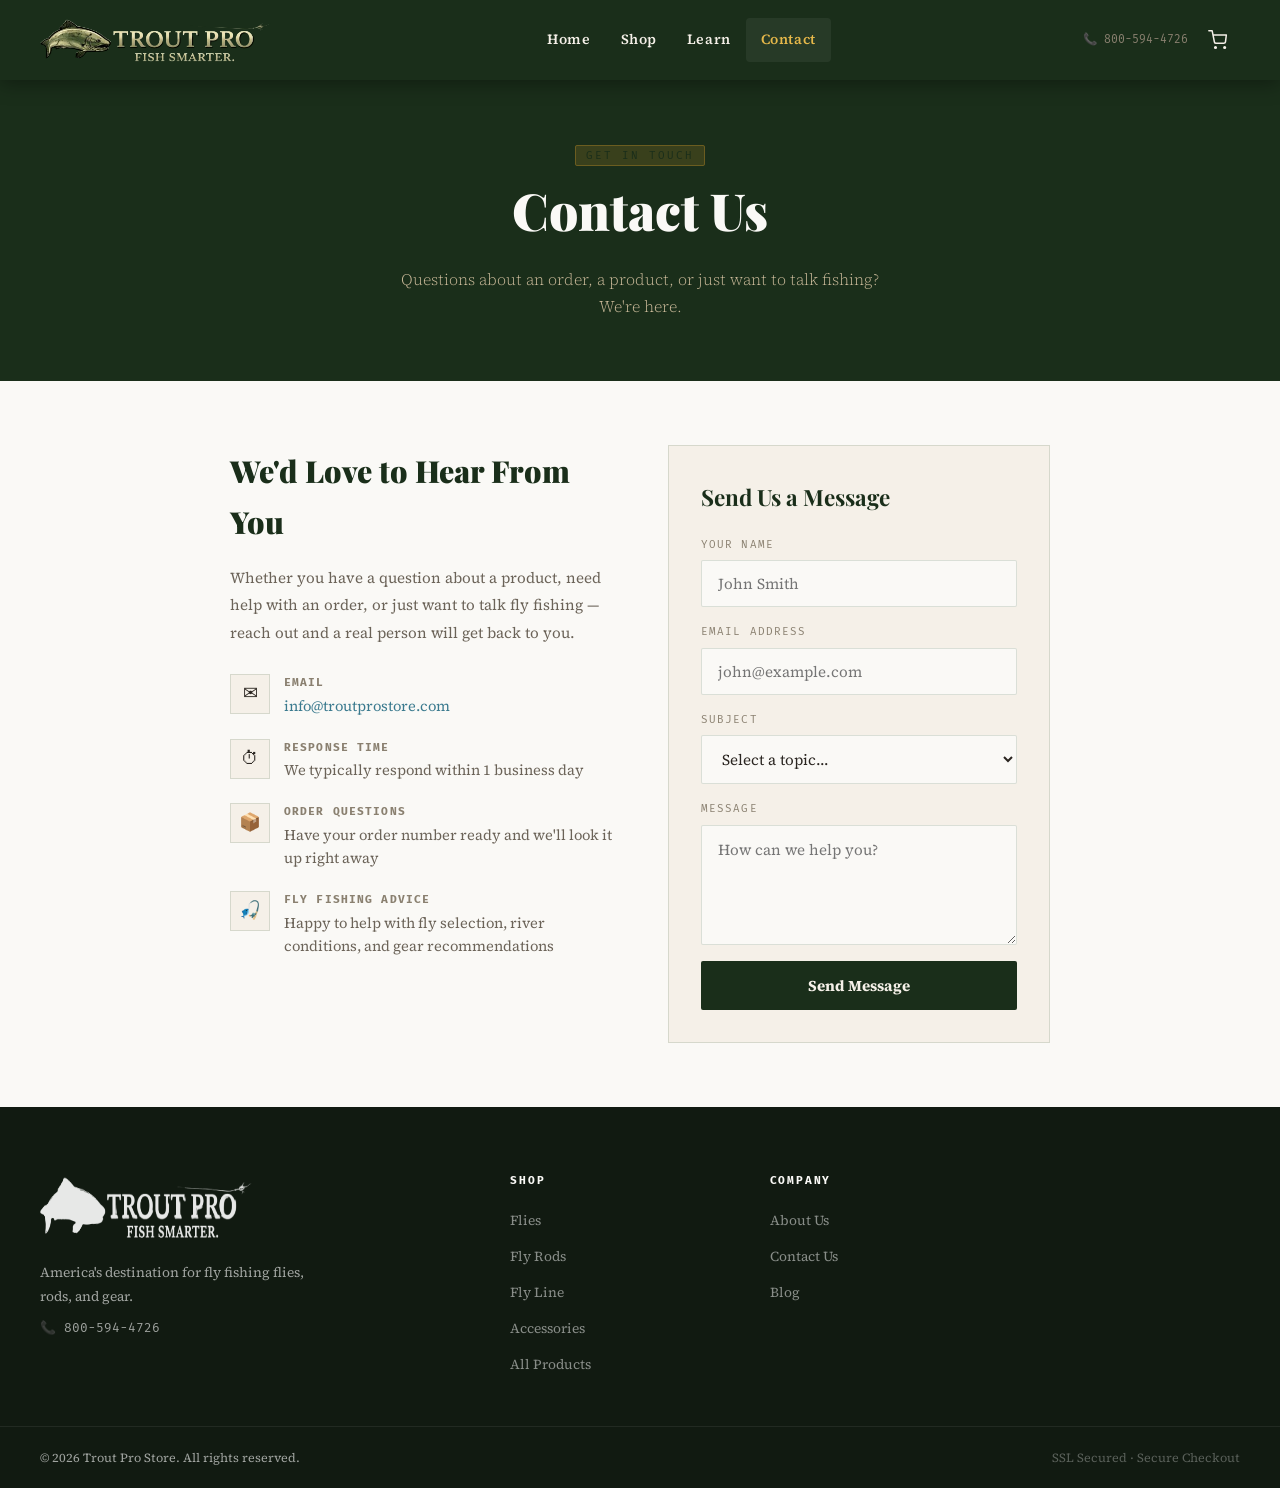
<file: contact.html>
<!DOCTYPE html>
<html lang="en">
<head>
  <meta charset="UTF-8" />
  <meta name="viewport" content="width=device-width, initial-scale=1.0" />
  <title>Contact Us | Trout Pro Store</title>
  <meta name="description" content="Contact Trout Pro Store — we're here to help with orders, products, and fly fishing questions." />
  <link rel="icon" type="image/svg+xml" href="data:image/svg+xml,%3Csvg xmlns='http://www.w3.org/2000/svg' viewBox='0 0 64 64'%3E%3Cellipse cx='30' cy='32' rx='22' ry='11' fill='%23c8860a'/%3E%3Cellipse cx='30' cy='35' rx='18' ry='6' fill='%23e8b84a'/%3E%3Cpath d='M52 32 L62 22 L64 32 L62 42 Z' fill='%23a06020'/%3E%3Ccircle cx='12' cy='31' r='3' fill='%23111'/%3E%3Ccircle cx='11' cy='30' r='1' fill='white'/%3E%3C/svg%3E" />
  <link rel="preconnect" href="https://fonts.googleapis.com" />
  <link rel="preconnect" href="https://fonts.gstatic.com" crossorigin />
  <link href="https://fonts.googleapis.com/css2?family=Playfair+Display:ital,wght@0,700;0,900;1,700&family=Source+Serif+4:wght@300;400;600&family=Fira+Mono:wght@400;500&display=swap" rel="stylesheet" />
  <link rel="stylesheet" href="shared.css" />
  <style>
    .contact-wrap{max-width:900px;margin:0 auto;padding:64px 40px;display:grid;grid-template-columns:1fr 1fr;gap:56px;align-items:start}
    .contact-info h2{font-family:'Playfair Display',serif;font-size:1.9rem;font-weight:900;color:var(--forest);margin-bottom:16px}
    .contact-info p{font-size:.95rem;color:var(--text-muted);line-height:1.8;margin-bottom:28px}
    .contact-detail{display:flex;align-items:flex-start;gap:14px;margin-bottom:20px}
    .contact-detail-icon{width:40px;height:40px;background:var(--cream);border:1px solid var(--border);display:flex;align-items:center;justify-content:center;font-size:1.1rem;flex-shrink:0}
    .contact-detail-text{font-size:.92rem;color:var(--text-muted);line-height:1.6}
    .contact-detail-text strong{display:block;font-family:'Fira Mono',monospace;font-size:.7rem;letter-spacing:.1em;text-transform:uppercase;color:var(--stone);margin-bottom:3px}
    .contact-form{background:var(--cream);border:1px solid var(--border);padding:32px}
    .contact-form h2{font-family:'Playfair Display',serif;font-size:1.4rem;font-weight:700;color:var(--forest);margin-bottom:20px}
    .form-group{display:flex;flex-direction:column;margin-bottom:16px}
    .form-group label{font-family:'Fira Mono',monospace;font-size:.68rem;letter-spacing:.1em;text-transform:uppercase;color:var(--stone);margin-bottom:6px}
    .form-group input,.form-group textarea,.form-group select{padding:12px 16px;border:1.5px solid var(--border);font-family:'Source Serif 4',serif;font-size:.95rem;outline:none;background:var(--white);color:var(--text);border-radius:2px;transition:border-color .2s}
    .form-group input:focus,.form-group textarea:focus,.form-group select:focus{border-color:var(--gold)}
    .form-group textarea{resize:vertical;min-height:120px;line-height:1.6}
    .send-btn{width:100%;padding:14px;background:var(--forest);color:var(--cream);border:none;font-family:'Source Serif 4',serif;font-weight:700;font-size:.95rem;cursor:pointer;transition:background .2s;border-radius:2px}
    .send-btn:hover{background:var(--moss)}
    .success-msg{background:rgba(45,122,58,.1);border:1px solid rgba(45,122,58,.3);color:#2d7a3a;padding:14px 18px;font-family:'Fira Mono',monospace;font-size:.82rem;margin-top:14px;display:none}
    @media(max-width:768px){
      .contact-wrap{grid-template-columns:1fr;gap:32px;padding:36px 20px}
    }
  </style>
</head>
<body>

<div id="header-mount"></div>

<div class="page-banner">
  <span class="section-tag" style="color:var(--water);display:block;margin-bottom:10px">Get in Touch</span>
  <h1>Contact Us</h1>
  <p>Questions about an order, a product, or just want to talk fishing? We're here.</p>
</div>

<main>
  <div class="contact-wrap">

    <div class="contact-info">
      <h2>We'd Love to Hear From You</h2>
      <p>Whether you have a question about a product, need help with an order, or just want to talk fly fishing — reach out and a real person will get back to you.</p>

      <div class="contact-detail">
        <div class="contact-detail-icon">✉</div>
        <div class="contact-detail-text">
          <strong>Email</strong>
          <a href="mailto:info@troutprostore.com" style="color:var(--river-light)">info@troutprostore.com</a>
        </div>
      </div>

      <div class="contact-detail">
        <div class="contact-detail-icon">⏱</div>
        <div class="contact-detail-text">
          <strong>Response Time</strong>
          We typically respond within 1 business day
        </div>
      </div>

      <div class="contact-detail">
        <div class="contact-detail-icon">📦</div>
        <div class="contact-detail-text">
          <strong>Order Questions</strong>
          Have your order number ready and we'll look it up right away
        </div>
      </div>

      <div class="contact-detail">
        <div class="contact-detail-icon">🎣</div>
        <div class="contact-detail-text">
          <strong>Fly Fishing Advice</strong>
          Happy to help with fly selection, river conditions, and gear recommendations
        </div>
      </div>
    </div>

    <div class="contact-form">
      <h2>Send Us a Message</h2>
      <div class="form-group">
        <label>Your Name</label>
        <input type="text" id="c-name" placeholder="John Smith" />
      </div>
      <div class="form-group">
        <label>Email Address</label>
        <input type="email" id="c-email" placeholder="john@example.com" />
      </div>
      <div class="form-group">
        <label>Subject</label>
        <select id="c-subject">
          <option value="">Select a topic…</option>
          <option value="order">Order Question</option>
          <option value="product">Product Question</option>
          <option value="return">Return / Refund</option>
          <option value="fishing">Fly Fishing Advice</option>
          <option value="other">Other</option>
        </select>
      </div>
      <div class="form-group">
        <label>Message</label>
        <textarea id="c-message" placeholder="How can we help you?"></textarea>
      </div>
      <button class="send-btn" onclick="sendMessage()">Send Message</button>
      <div class="success-msg" id="success-msg">
        ✓ Message sent! We'll get back to you within 1 business day.
      </div>
    </div>

  </div>
</main>

<div id="footer-mount"></div>
<script src="shared.js"></script>
<script>
  document.getElementById('header-mount').innerHTML = renderHeader('Contact');
  document.getElementById('footer-mount').innerHTML = renderFooter();
  initHeader();

  function sendMessage() {
    var name    = document.getElementById('c-name').value.trim();
    var email   = document.getElementById('c-email').value.trim();
    var subject = document.getElementById('c-subject').value;
    var message = document.getElementById('c-message').value.trim();

    if (!name || !email || !message) {
      alert('Please fill in your name, email, and message.');
      return;
    }

    /* Open email client with pre-filled message */
    var mailto = 'mailto:info@troutprostore.com'
      + '?subject=' + encodeURIComponent('[Trout Pro Store] ' + (subject || 'Customer Message') + ' from ' + name)
      + '&body=' + encodeURIComponent('From: ' + name + '\nEmail: ' + email + '\n\n' + message);

    window.location.href = mailto;

    document.getElementById('success-msg').style.display = 'block';
    document.getElementById('c-name').value    = '';
    document.getElementById('c-email').value   = '';
    document.getElementById('c-message').value = '';
    document.getElementById('c-subject').value = '';
  }
</script>
</body>
</html>
</file>
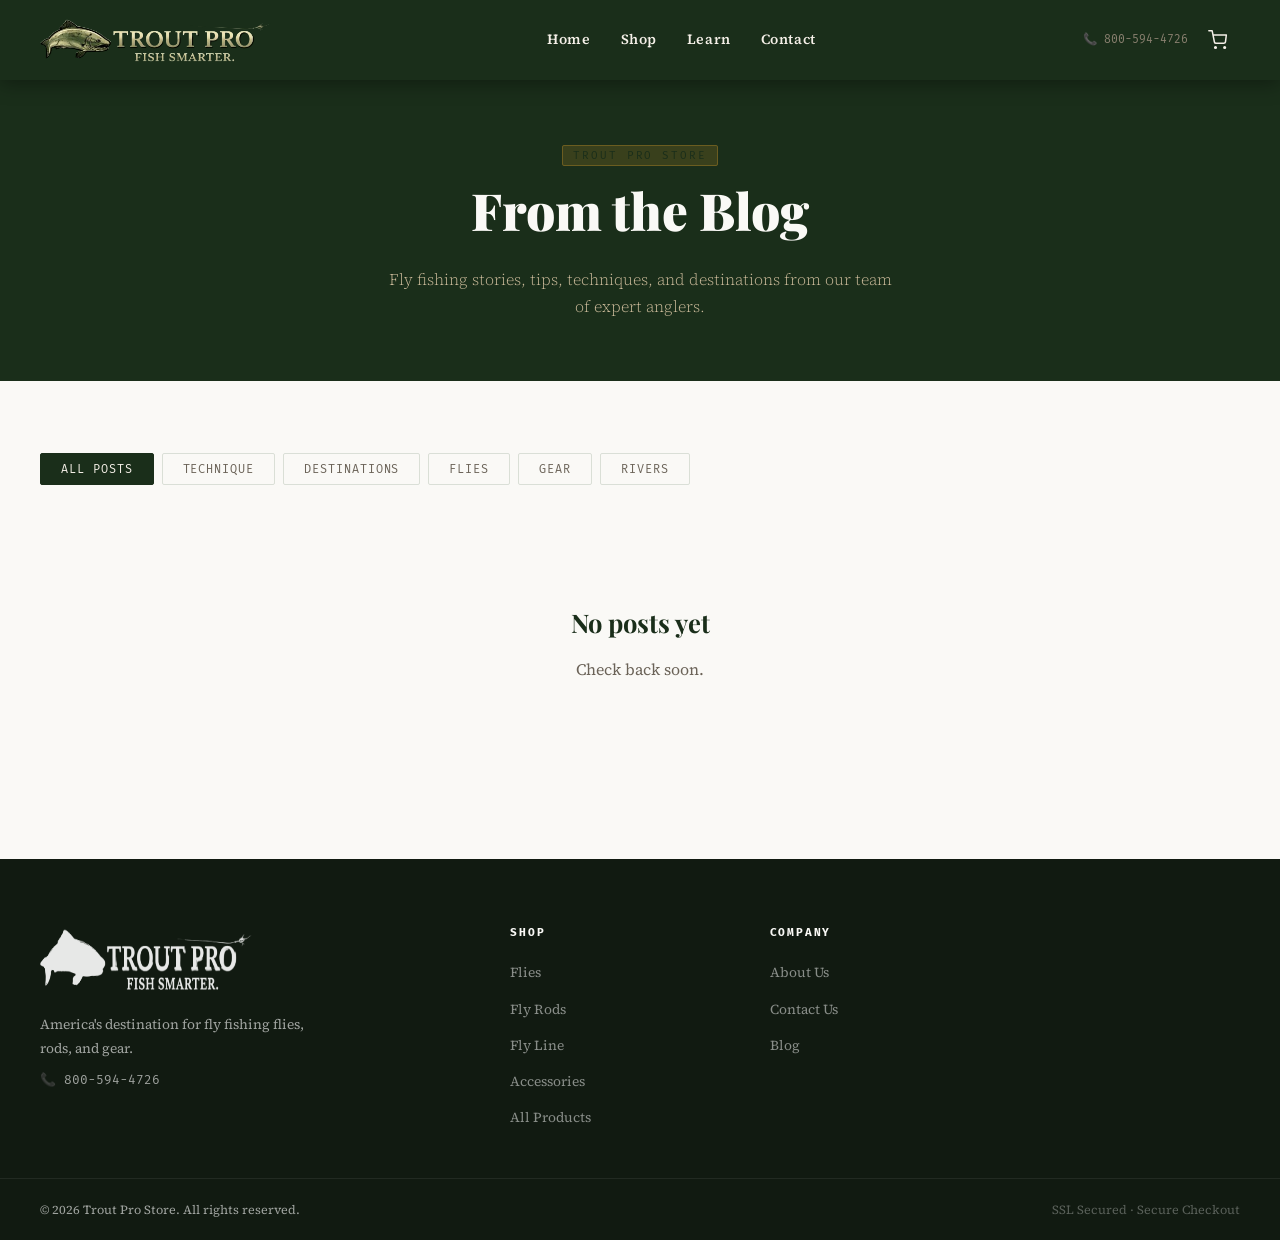
<file: post.html>
<!DOCTYPE html>
<html lang="en">
<head>
  <meta charset="UTF-8" />
  <meta name="viewport" content="width=device-width, initial-scale=1.0" />
  <title>Post | Trout Pro Store</title>
  <link rel="icon" type="image/svg+xml" href="data:image/svg+xml,%3Csvg xmlns='http://www.w3.org/2000/svg' viewBox='0 0 64 64'%3E%3Cellipse cx='30' cy='32' rx='22' ry='11' fill='%23c8860a'/%3E%3Cellipse cx='30' cy='35' rx='18' ry='6' fill='%23e8b84a'/%3E%3Cpath d='M52 32 L62 22 L64 32 L62 42 Z' fill='%23a06020'/%3E%3Ccircle cx='12' cy='31' r='3' fill='%23111'/%3E%3Ccircle cx='11' cy='30' r='1' fill='white'/%3E%3C/svg%3E" />
  <link rel="preconnect" href="https://fonts.googleapis.com" />
  <link rel="preconnect" href="https://fonts.gstatic.com" crossorigin />
  <link href="https://fonts.googleapis.com/css2?family=Playfair+Display:ital,wght@0,700;0,900;1,700&family=Source+Serif+4:wght@300;400;600&family=Fira+Mono:wght@400;500&display=swap" rel="stylesheet" />
  <link rel="stylesheet" href="shared.css" />
  <style>
    .post-wrap{max-width:780px;margin:0 auto;padding:56px 40px}
    .post-tag{font-family:'Fira Mono',monospace;font-size:.72rem;letter-spacing:.14em;text-transform:uppercase;color:var(--river-light);margin-bottom:14px}
    .post-title{font-family:'Playfair Display',serif;font-size:clamp(2rem,4vw,3.2rem);font-weight:900;color:var(--forest);line-height:1.15;margin-bottom:18px}
    .post-meta{font-family:'Fira Mono',monospace;font-size:.74rem;color:var(--stone);margin-bottom:32px;padding-bottom:24px;border-bottom:1px solid var(--border)}
    .post-hero{width:100%;aspect-ratio:16/9;object-fit:cover;margin-bottom:36px}
    .post-content{font-size:1.05rem;line-height:1.85;color:var(--text)}
    .post-content p{margin-bottom:1.4em}
    .post-content h2{font-family:'Playfair Display',serif;font-size:1.5rem;font-weight:700;margin:2em 0 .6em;color:var(--forest)}
    .post-content h3{font-family:'Playfair Display',serif;font-size:1.2rem;font-weight:700;margin:1.6em 0 .5em;color:var(--forest)}
    .post-content ul,.post-content ol{padding-left:1.4em;margin-bottom:1.4em}
    .post-content li{margin-bottom:.4em}
    .post-content img{max-width:100%;margin:1.6em 0;border:1px solid var(--border)}
    .post-back{display:inline-flex;align-items:center;gap:8px;font-family:'Fira Mono',monospace;font-size:.76rem;color:var(--stone);margin-bottom:28px;transition:color .2s}
    .post-back:hover{color:var(--forest)}
    @media(max-width:768px){.post-wrap{padding:36px 20px}}
  </style>
</head>
<body>

<div id="header-mount"></div>
<div id="post-mount">
  <div class="loading" style="padding:100px 20px"><div class="spinner"></div>Loading post…</div>
</div>
<div id="footer-mount"></div>

<script src="shared.js"></script>
<script>
  document.getElementById('header-mount').innerHTML = renderHeader('Blog');
  document.getElementById('footer-mount').innerHTML = renderFooter();
  initHeader();

  var id = new URLSearchParams(location.search).get('id');
  if (!id) { location.href = 'blog.html'; }

  sbGet('posts', 'id=eq.' + id + '&published=eq.true').then(function(data) {
    if (!data.length) { location.href = 'blog.html'; return; }
    var p = data[0];
    document.title = p.title + ' | Trout Pro Store';
    var date = p.created_at ? new Date(p.created_at).toLocaleDateString('en-US',{month:'long',day:'numeric',year:'numeric'}) : '';

    document.getElementById('post-mount').innerHTML =
      '<article class="post-wrap">'
      + '<a href="blog.html" class="post-back">&larr; Back to Blog</a>'
      + '<div class="post-tag">' + esc(p.tag || 'Article') + '</div>'
      + '<h1 class="post-title">' + esc(p.title) + '</h1>'
      + '<div class="post-meta">By Trout Pro Team' + (date ? ' &middot; ' + date : '') + '</div>'
      + (p.image_url ? '<img src="' + p.image_url + '" alt="' + esc(p.title) + '" class="post-hero" />' : '')
      + '<div class="post-content">' + (p.content || '<p>Content coming soon.</p>') + '</div>'
      + '</article>';
  });

  function esc(s) { return String(s||'').replace(/&/g,'&amp;').replace(/</g,'&lt;').replace(/>/g,'&gt;'); }
</script>
</body>
</html>
</file>
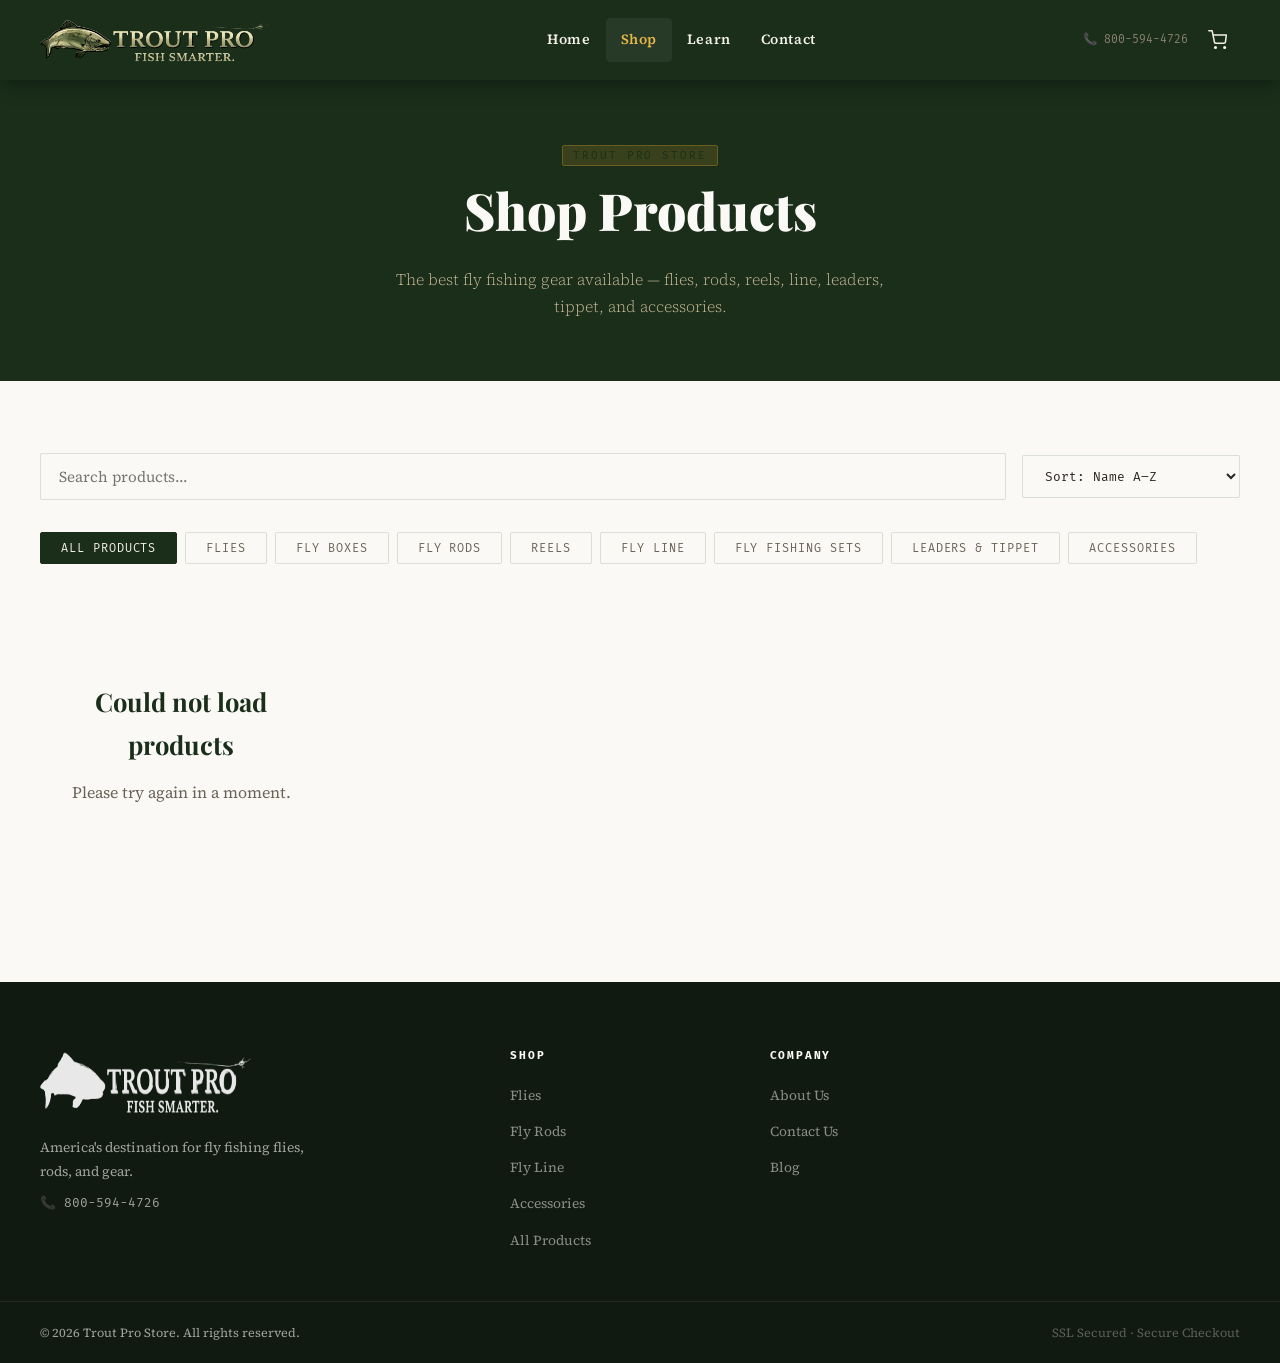
<file: product.html>
<!DOCTYPE html>
<html lang="en">
<head>
  <meta charset="UTF-8" />
  <meta name="viewport" content="width=device-width, initial-scale=1.0" />
  <title>Product | Trout Pro Store</title>
  <link rel="icon" type="image/svg+xml" href="data:image/svg+xml,%3Csvg xmlns='http://www.w3.org/2000/svg' viewBox='0 0 64 64'%3E%3Cellipse cx='30' cy='32' rx='22' ry='11' fill='%23c8860a'/%3E%3Cellipse cx='30' cy='35' rx='18' ry='6' fill='%23e8b84a'/%3E%3Cpath d='M52 32 L62 22 L64 32 L62 42 Z' fill='%23a06020'/%3E%3Ccircle cx='12' cy='31' r='3' fill='%23111'/%3E%3Ccircle cx='11' cy='30' r='1' fill='white'/%3E%3C/svg%3E" />
  <link rel="preconnect" href="https://fonts.googleapis.com" />
  <link rel="preconnect" href="https://fonts.gstatic.com" crossorigin />
  <link href="https://fonts.googleapis.com/css2?family=Playfair+Display:ital,wght@0,700;0,900;1,700&family=Source+Serif+4:wght@300;400;600&family=Fira+Mono:wght@400;500&display=swap" rel="stylesheet" />
  <link rel="stylesheet" href="shared.css" />
  <style>
    .product-detail{display:grid;grid-template-columns:1fr 1fr;gap:64px;align-items:start;max-width:1100px;margin:0 auto;padding:64px 40px}
    .product-detail-img{aspect-ratio:1;background:var(--cream);border:1px solid var(--border);overflow:hidden}
    .product-detail-img img{width:100%;height:100%;object-fit:cover}
    .product-detail-img .no-img{display:flex;align-items:center;justify-content:center;height:100%;color:var(--stone);font-family:'Fira Mono',monospace;font-size:.8rem}
    .product-detail-cat{font-family:'Fira Mono',monospace;font-size:.72rem;letter-spacing:.14em;text-transform:uppercase;color:var(--river-light);margin-bottom:12px}
    .product-detail-name{font-family:'Playfair Display',serif;font-size:clamp(1.8rem,3vw,2.8rem);font-weight:900;color:var(--forest);line-height:1.15;margin-bottom:16px}
    .product-detail-price{font-family:'Playfair Display',serif;font-size:2.2rem;font-weight:700;color:var(--forest);margin-bottom:24px}
    .product-detail-desc{font-size:1rem;color:var(--text-muted);line-height:1.8;margin-bottom:32px;max-height:400px;overflow-y:auto;padding-right:8px;white-space:pre-line}
    .size-section{margin-bottom:28px}
    .size-label{font-family:'Fira Mono',monospace;font-size:.72rem;letter-spacing:.1em;text-transform:uppercase;color:var(--stone);margin-bottom:12px;display:flex;align-items:center;gap:10px}
    .size-label span{color:var(--forest);font-weight:600}
    .size-grid{display:flex;flex-wrap:wrap;gap:8px}
    .size-btn{padding:9px 18px;border:1.5px solid var(--border);background:var(--white);font-family:'Fira Mono',monospace;font-size:.8rem;cursor:pointer;transition:all .2s;color:var(--text);border-radius:2px;min-width:52px;text-align:center}
    .size-btn:hover{border-color:var(--forest);background:var(--cream)}
    .size-btn.selected{border-color:var(--forest);background:var(--forest);color:var(--cream)}
    .size-required{color:#c85040;font-family:'Fira Mono',monospace;font-size:.74rem;margin-top:8px;display:none}
    .qty-row{display:flex;align-items:center;gap:16px;margin-bottom:24px}
    .qty-label{font-family:'Fira Mono',monospace;font-size:.72rem;letter-spacing:.1em;text-transform:uppercase;color:var(--stone)}
    .qty-input{width:64px;padding:10px;text-align:center;border:1.5px solid var(--border);font-family:'Source Serif 4',serif;font-size:1rem;outline:none;border-radius:2px}
    .breadcrumb{padding:16px 40px;max-width:1100px;margin:0 auto;font-family:'Fira Mono',monospace;font-size:.72rem;color:var(--stone)}
    .breadcrumb a{color:var(--river-light)}
    .breadcrumb a:hover{color:var(--gold)}
    @media(max-width:768px){.product-detail{grid-template-columns:1fr;gap:32px;padding:32px 20px}.breadcrumb{padding:12px 20px}}
  </style>
</head>
<body>

<div id="header-mount"></div>

<div id="product-mount">
  <div class="loading" style="padding:100px 20px"><div class="spinner"></div>Loading product…</div>
</div>

<div id="footer-mount"></div>
<div class="toast" id="toast"></div>

<script src="shared.js"></script>
<script>
  document.getElementById('header-mount').innerHTML = renderHeader('Shop');
  document.getElementById('footer-mount').innerHTML = renderFooter();
  initHeader();

  var id = new URLSearchParams(location.search).get('id');
  if (!id) { location.href = 'products.html'; }

  sbGet('products', 'id=eq.' + id + '&select=*').then(function(data) {
    if (!data.length) { location.href = 'products.html'; return; }
    var p = data[0];
    document.title = p.name + ' | Trout Pro Store';

    function buildOptions(p) {
      var opts = p.options;
      var html = '';

      /* Flies — hook sizes */
      if (p.sizes && p.sizes.length > 0) {
        html += '<div class="size-section">'
          + '<div class="size-label">Hook Size <span id="sel-label"></span></div>'
          + '<div class="size-grid">'
          + p.sizes.map(function(s){
              return '<button class="size-btn" data-size="'+esc(String(s))+'" onclick="selectHook(this)">'+esc(String(s))+'</button>';
            }).join('')
          + '</div>'
          + '<div class="size-required" id="size-required">Please select a hook size</div>'
          + '</div>';
        return html;
      }

      if (!opts) return '';

      /* Two-attribute selector: {attr1_label, attr1_values, attr2_label, attr2_values, prices} */
      if (opts.attr1_label) {
        html += '<div class="size-section">'
          + '<div class="size-label">'+esc(opts.attr1_label)+' <span id="sel-attr1" style="color:var(--forest);font-weight:600"></span></div>'
          + '<div class="size-grid" id="grid-attr1">'
          + (opts.attr1_values||[]).map(function(v){
              return '<button class="size-btn attr1-btn" data-val="'+esc(String(v))+'" onclick="selectAttr1(this)">'+esc(String(v))+'</button>';
            }).join('')
          + '</div></div>';
        if (opts.attr2_label) {
          html += '<div class="size-section" id="sec-attr2" style="opacity:.4;pointer-events:none">'
            + '<div class="size-label">'+esc(opts.attr2_label)+' <span id="sel-attr2" style="color:var(--forest);font-weight:600"></span></div>'
            + '<div class="size-grid" id="grid-attr2">'
            + (opts.attr2_values||[]).map(function(v){
                return '<button class="size-btn attr2-btn" data-val="'+esc(String(v))+'" onclick="selectAttr2(this)">'+esc(String(v))+'</button>';
              }).join('')
            + '</div></div>';
        }
        html += '<div class="size-required" id="size-required">Please select all options</div>';
        return html;
      }

      /* Single flat array [{option, price, image}] */
      if (Array.isArray(opts) && opts.length > 0) {
        var label = p.option_label || 'Option';
        html += '<div class="size-section">'
          + '<div class="size-label">'+esc(label)+' <span id="sel-label"></span></div>'
          + '<div class="size-grid">'
          + opts.map(function(o){
              var opt   = typeof o==='object' ? o.option : o;
              var price = typeof o==='object' ? o.price  : null;
              var img   = typeof o==='object' ? o.image  : null;
              var attrs = ' data-size="'+esc(String(opt))+'"';
              if (price) attrs += ' data-price="'+price+'"';
              if (img)   attrs += ' data-image="'+esc(img)+'"';
              var ptag  = (price && price !== p.price) ? ' <span style="font-family:Fira Mono,monospace;font-size:.7rem;color:var(--stone)">$'+Number(price).toFixed(2)+'</span>' : '';
              return '<button class="size-btn"'+attrs+' onclick="selectFlat(this)">'+esc(String(opt))+ptag+'</button>';
            }).join('')
          + '</div>'
          + '<div class="size-required" id="size-required">Please select an option</div>'
          + '</div>';
        return html;
      }

      return '';
    }

    document.getElementById('product-mount').innerHTML =
      '<div class="breadcrumb"><a href="/">Home</a> &rsaquo; <a href="/products.html">Shop</a> &rsaquo; '+esc(p.name)+'</div>'
      +'<div class="product-detail">'
      +'<div class="product-detail-img">'
      +(p.image_url ? '<img id="prod-img" src="'+p.image_url+'" alt="'+esc(p.name)+'" />' : '<div class="no-img">No image</div>')
      +'</div>'
      +'<div class="product-detail-info">'
      +'<div class="product-detail-cat">'+esc(p.category)+'</div>'
      +'<h1 class="product-detail-name">'+esc(p.name)+'</h1>'
      +'<div class="product-detail-price" id="prod-price">$'+Number(p.price).toFixed(2)+'</div>'
      +'<div class="product-detail-desc" style="white-space:normal">'+formatDesc(esc(p.description||''))+'</div>'
      +buildOptions(p)
      +'<div class="qty-row"><span class="qty-label">Qty</span><input type="number" class="qty-input" id="qty" value="1" min="1" max="99" /></div>'
      +'<button class="btn-primary" style="width:100%;text-align:center;padding:16px" onclick="handleAdd()">Add to Cart</button>'
      +'<a href="/products.html" style="display:block;text-align:center;margin-top:16px;font-family:Fira Mono,monospace;font-size:.76rem;color:var(--stone)">&larr; Back to Shop</a>'
      +'</div></div>';

    window.__product = p;
    window.__attr1 = null;
    window.__attr2 = null;
  });

  /* Hook size selector */
  function selectHook(btn) {
    document.querySelectorAll('.size-btn').forEach(function(b){b.classList.remove('selected');});
    btn.classList.add('selected');
    var lbl = document.getElementById('sel-label');
    if (lbl) lbl.textContent = '— '+btn.dataset.size;
    var req = document.getElementById('size-required');
    if (req) req.style.display = 'none';
    window.__product.selectedSize = btn.dataset.size;
  }

  /* Flat single-selector */
  function selectFlat(btn) {
    document.querySelectorAll('.size-btn').forEach(function(b){b.classList.remove('selected');});
    btn.classList.add('selected');
    var lbl = document.getElementById('sel-label');
    if (lbl) lbl.textContent = '— '+btn.dataset.size;
    var req = document.getElementById('size-required');
    if (req) req.style.display = 'none';
    window.__product.selectedSize = btn.dataset.size;
    if (btn.dataset.price) {
      var el = document.getElementById('prod-price');
      if (el) el.textContent = '$'+Number(btn.dataset.price).toFixed(2);
      window.__product.__selectedPrice = parseFloat(btn.dataset.price);
    }
    if (btn.dataset.image) swapImage(btn.dataset.image);
  }

  /* Two-attr selector — first attribute */
  function selectAttr1(btn) {
    document.querySelectorAll('.attr1-btn').forEach(function(b){b.classList.remove('selected');});
    btn.classList.add('selected');
    window.__attr1 = btn.dataset.val;
    var lbl = document.getElementById('sel-attr1');
    if (lbl) lbl.textContent = '— '+btn.dataset.val;
    /* Enable attr2 if it exists */
    var sec2 = document.getElementById('sec-attr2');
    if (sec2) { sec2.style.opacity='1'; sec2.style.pointerEvents='auto'; }
    /* Reset attr2 */
    document.querySelectorAll('.attr2-btn').forEach(function(b){b.classList.remove('selected');});
    window.__attr2 = null;
    var lbl2 = document.getElementById('sel-attr2');
    if (lbl2) lbl2.textContent = '';
    /* If no attr2, update price now */
    var opts = window.__product.options;
    if (opts && !opts.attr2_label) updateTwoAttrPrice();
    var req = document.getElementById('size-required');
    if (req) req.style.display = 'none';
  }

  /* Two-attr selector — second attribute */
  function selectAttr2(btn) {
    document.querySelectorAll('.attr2-btn').forEach(function(b){b.classList.remove('selected');});
    btn.classList.add('selected');
    window.__attr2 = btn.dataset.val;
    var lbl = document.getElementById('sel-attr2');
    if (lbl) lbl.textContent = '— '+btn.dataset.val;
    updateTwoAttrPrice();
    var req = document.getElementById('size-required');
    if (req) req.style.display = 'none';
  }

  function updateTwoAttrPrice() {
    var opts = window.__product.options;
    if (!opts || !opts.prices) return;
    var match = opts.prices.find(function(v){
      return v.attr1 === window.__attr1 && (!opts.attr2_label || v.attr2 === window.__attr2);
    });
    if (match) {
      var el = document.getElementById('prod-price');
      if (el) el.textContent = '$'+Number(match.price).toFixed(2);
      window.__product.__selectedPrice = match.price;
      if (match.image) swapImage(match.image);
    }
    window.__product.selectedSize = window.__attr1 + (window.__attr2 ? ' / '+window.__attr2 : '');
  }

  function swapImage(src) {
    var img = document.getElementById('prod-img');
    if (!img) return;
    img.style.transition = 'opacity 0.25s ease';
    img.style.opacity = '0';
    setTimeout(function(){ img.src = src; img.style.opacity = '1'; }, 250);
  }

  function handleAdd() {
    var p = window.__product;
    var qty = parseInt(document.getElementById('qty').value) || 1;
    var opts = p.options;
    var needsSel = (p.sizes && p.sizes.length > 0) || opts;

    if (needsSel) {
      var hasSel = p.selectedSize || false;
      if (!hasSel) {
        var req = document.getElementById('size-required');
        if (req) req.style.display = 'block';
        return;
      }
      /* Two-attr: need both selected */
      if (opts && opts.attr1_label && opts.attr2_label && !window.__attr2) {
        var req = document.getElementById('size-required');
        if (req) req.style.display = 'block';
        return;
      }
    }

    var cartP = Object.assign({}, p);
    if (p.__selectedPrice) cartP.price = p.__selectedPrice;
    addToCart(cartP, qty);
    var t = document.getElementById('toast');
    t.textContent = p.name + (p.selectedSize ? ' ('+p.selectedSize+')' : '') + ' added to cart';
    t.classList.add('show');
    setTimeout(function(){ t.classList.remove('show'); }, 2800);
  }

  function formatDesc(d) {
    d = d.replace(/([a-zA-Z0-9,;.])\n([a-zA-Z])/g, '$1 $2');
    d = d.replace(/\n\n/g, '</p><p style="margin-top:12px">');
    d = d.replace(/\n/g, ' ');
    d = d.replace(/  +/g, ' ');
    return '<p style="margin:0">' + d + '</p>';
  }

  function esc(s) {
    return String(s||'').replace(/&/g,'&amp;').replace(/</g,'&lt;').replace(/>/g,'&gt;');
  }
</script>
</body>
</html>
</file>
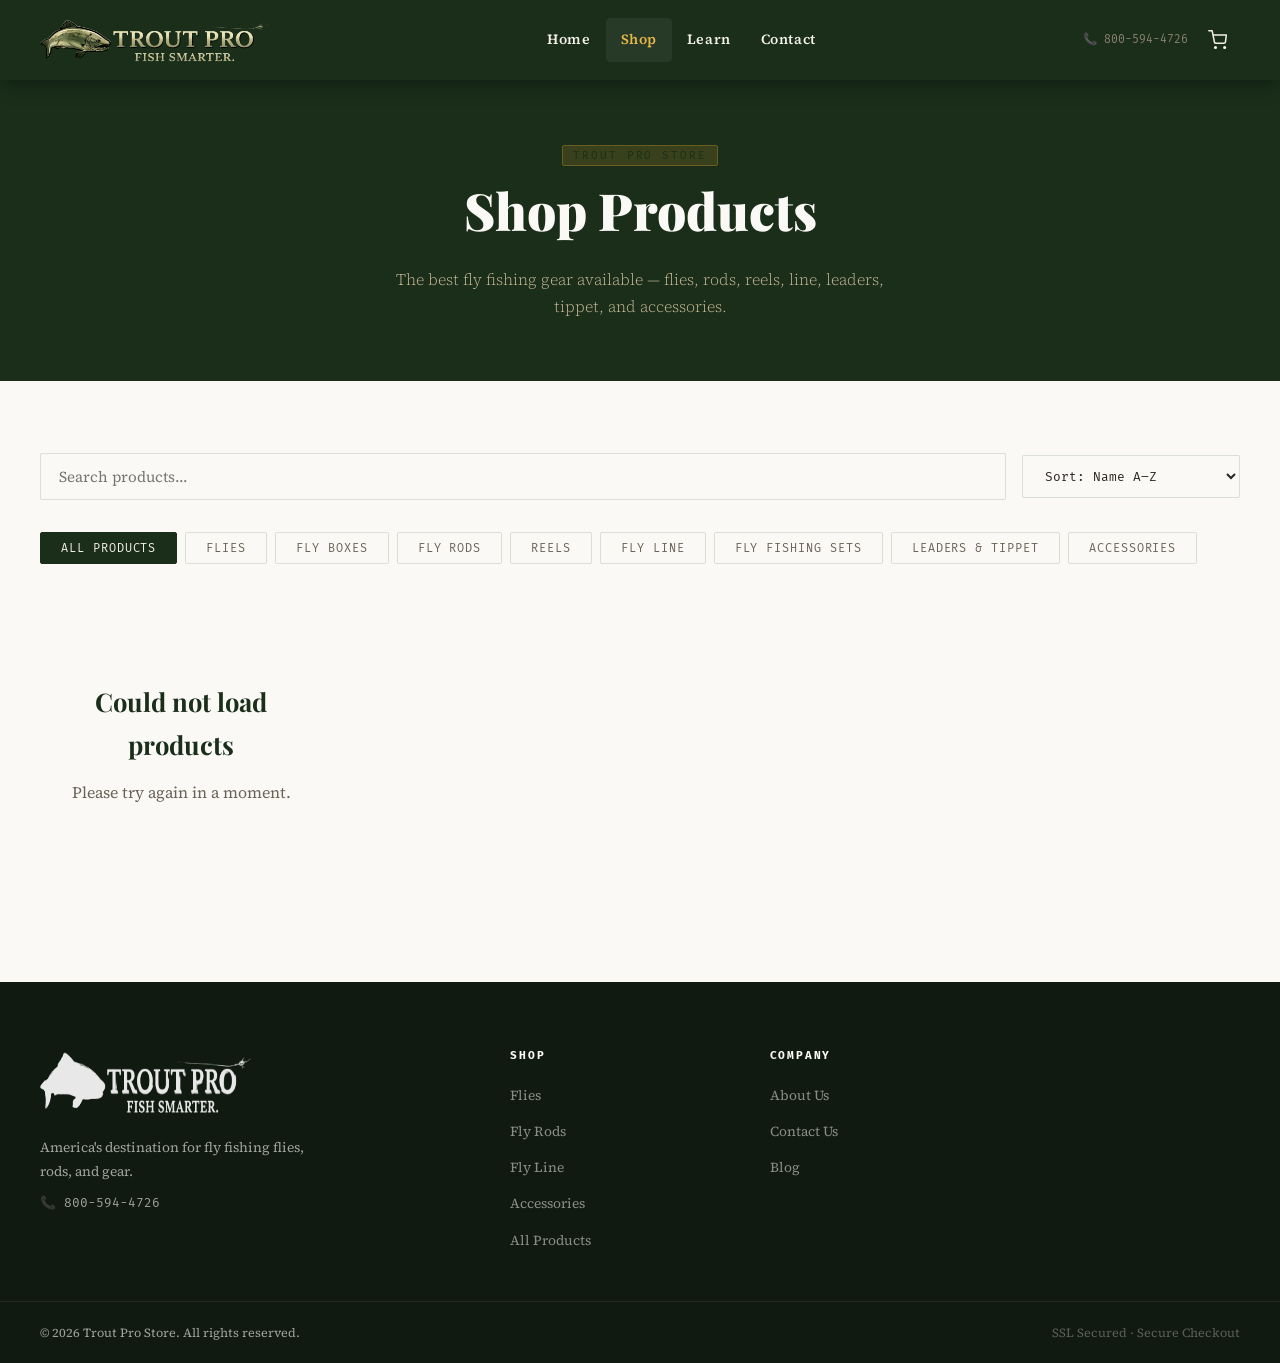
<file: products.html>
<!DOCTYPE html>
<html lang="en">
<head>
  <meta charset="UTF-8" />
  <meta name="viewport" content="width=device-width, initial-scale=1.0" />
  <title>Shop Products | Trout Pro Store</title>
  <meta name="description" content="Shop fly fishing flies, rods, reels, line, leaders, and accessories at Trout Pro Store." />
  <link rel="icon" type="image/svg+xml" href="data:image/svg+xml,%3Csvg xmlns='http://www.w3.org/2000/svg' viewBox='0 0 64 64'%3E%3Cellipse cx='30' cy='32' rx='22' ry='11' fill='%23c8860a'/%3E%3Cellipse cx='30' cy='35' rx='18' ry='6' fill='%23e8b84a'/%3E%3Ccircle cx='22' cy='29' r='2' fill='%23a06020' opacity='.7'/%3E%3Ccircle cx='30' cy='27' r='1.5' fill='%23a06020' opacity='.7'/%3E%3Ccircle cx='38' cy='30' r='1.8' fill='%23a06020' opacity='.7'/%3E%3Cpath d='M52 32 L62 22 L64 32 L62 42 Z' fill='%23a06020'/%3E%3Ccircle cx='12' cy='31' r='3' fill='%23111'/%3E%3Ccircle cx='11' cy='30' r='1' fill='white'/%3E%3C/svg%3E" />
  <link rel="preconnect" href="https://fonts.googleapis.com" />
  <link rel="preconnect" href="https://fonts.gstatic.com" crossorigin />
  <link href="https://fonts.googleapis.com/css2?family=Playfair+Display:ital,wght@0,700;0,900;1,700&family=Source+Serif+4:wght@300;400;600&family=Fira+Mono:wght@400;500&display=swap" rel="stylesheet" />
  <link rel="stylesheet" href="shared.css" />
</head>
<body>

<div id="header-mount"></div>


<div class="page-banner">
  <span class="section-tag" style="color:var(--water);justify-content:center;display:block;margin-bottom:10px">Trout Pro Store</span>
  <h1>Shop Products</h1>
  <p>The best fly fishing gear available — flies, rods, reels, line, leaders, tippet, and accessories.</p>
</div>

<main class="section">
  <div class="section-inner">

    <!-- Search + Filter -->
    <div style="display:flex;gap:16px;flex-wrap:wrap;margin-bottom:32px;align-items:center">
      <input type="text" id="search-input" placeholder="Search products…"
        style="flex:1;min-width:200px;padding:12px 18px;border:1.5px solid var(--border);font-family:'Source Serif 4',serif;font-size:.95rem;outline:none;background:var(--white);color:var(--text);border-radius:2px"
        oninput="filterProducts()" />
      <select id="sort-select" onchange="filterProducts()"
        style="padding:12px 18px;border:1.5px solid var(--border);font-family:'Fira Mono',monospace;font-size:.8rem;outline:none;background:var(--white);color:var(--text);cursor:pointer;border-radius:2px">
        <option value="name">Sort: Name A–Z</option>
        <option value="price_asc">Sort: Price Low–High</option>
        <option value="price_desc">Sort: Price High–Low</option>
        <option value="newest">Sort: Newest</option>
      </select>
    </div>

    <!-- Category tabs -->
    <!-- Desktop filter buttons -->
    <div class="filter-bar" id="cat-bar" style="display:flex">
      <button class="filter-btn active" onclick="setCat('all',this)">All Products</button>
      <button class="filter-btn" onclick="setCat('flies',this)">Flies</button>
      <button class="filter-btn" onclick="setCat('flyboxes',this)">Fly Boxes</button>
      <button class="filter-btn" onclick="setCat('rods',this)">Fly Rods</button>
      <button class="filter-btn" onclick="setCat('reels',this)">Reels</button>
      <button class="filter-btn" onclick="setCat('line',this)">Fly Line</button>
      <button class="filter-btn" onclick="setCat('sets',this)">Fly Fishing Sets</button>
      <button class="filter-btn" onclick="setCat('leaders',this)">Leaders &amp; Tippet</button>
      
      <button class="filter-btn" onclick="setCat('accessories',this)">Accessories</button>
    </div>

    <!-- Mobile dropdowns -->
    <div class="mobile-filter-row" style="display:none;flex-direction:column;gap:10px;margin-bottom:16px;width:100%;box-sizing:border-box">
      <select id="mobile-cat-select" onchange="mobileCatChange(this)"
        style="width:100%;box-sizing:border-box;padding:12px 14px;border:1.5px solid var(--border);font-family:'Fira Mono',monospace;font-size:16px;outline:none;background:var(--white);color:var(--text);border-radius:2px;cursor:pointer">
        <option value="all">All Products</option>
        <option value="flies">Flies</option>
        <option value="rods">Fly Rods</option>
        <option value="reels">Reels</option>
        <option value="line">Fly Line</option>
        <option value="sets">Fly Fishing Sets</option>
        <option value="leaders">Leaders &amp; Tippet</option>
        <option value="accessories">Accessories</option>
        <option value="flyboxes">Fly Boxes</option>
      </select>
      <select id="mobile-subcat-select" onchange="mobileSubcatChange(this)"
        style="width:100%;box-sizing:border-box;padding:12px 14px;border:1.5px solid var(--border);font-family:'Fira Mono',monospace;font-size:16px;outline:none;background:var(--white);color:var(--text);border-radius:2px;cursor:pointer;display:none">
      </select>
    </div>

    <!-- Subcategory bar — desktop only, shown when Flies selected -->
    <div class="filter-bar" id="subcat-bar" style="display:none;margin-top:8px;padding-top:8px;border-top:1px solid var(--border)"></div>
    <div id="products-count" style="font-family:'Fira Mono',monospace;font-size:.72rem;color:var(--stone);margin-bottom:20px"></div>
    <div id="products-grid" class="product-grid">
      <div class="loading"><div class="spinner"></div>Loading products…</div>
    </div>

  </div>
</main>

<div id="footer-mount"></div>
<div class="toast" id="toast"></div>

<script src="shared.js"></script>
<script>
  var allProducts  = [];
  var currentCat   = 'all';
  var currentSubcat = 'all';

  /* Subcategory groups */
  var SUBCATS = {
    'Trout Flies':           ['Mayflies','Caddisflies','Midges','Stoneflies','Streamers','Terrestrials','Stillwater & Misc','Selections','Pre-Rigged Flies'],
    'Standard Trout Flies':  ['Dry Flies','Euro/Nymph','Streamers','Nymphs & Midges','Terrestrials'],
    'Steelhead & Salmon':    ['Salmon','Spey Flies','Egg Flies','Wet Flies & Nymphs','Atlantic Salmon','Selections'],
    'Saltwater Flies':       ['Flats','Saltwater','Selections'],
    'Other Freshwater Flies':['Bass','Bream/Panfish','Pike/Muskie','Minnow/Baitfish Imitations','Selections']
  };

  document.getElementById('header-mount').innerHTML = renderHeader('Shop');
  document.getElementById('footer-mount').innerHTML = renderFooter();
  initHeader();

  /* Check for category in URL */
  var urlCat = new URLSearchParams(location.search).get('cat');
  if (urlCat) {
    currentCat = urlCat;
    document.querySelectorAll('.filter-btn').forEach(function(b) {
      b.classList.toggle('active', b.getAttribute('onclick').includes("'" + urlCat + "'"));
    });
  }

  /* Load products */
  sbGet('products', 'in_stock=eq.true&order=name')
    .then(function(data) {
      allProducts = data;
      if (currentCat === 'flies') renderSubcatBar('flies');
      filterProducts();
      initFadeUp();
    })
    .catch(function() {
      document.getElementById('products-grid').innerHTML =
        '<div class="empty-state"><h3>Could not load products</h3><p>Please try again in a moment.</p></div>';
    });

  /* Mobile dropdown handlers */
  function mobileCatChange(sel) {
    currentCat    = sel.value;
    currentSubcat = 'all';
    var subSel = document.getElementById('mobile-subcat-select');
    if (currentCat === 'flies') {
      populateMobileSubcat();
      subSel.style.display = 'block';
    } else {
      subSel.style.display = 'none';
    }
    filterProducts();
  }

  function mobileSubcatChange(sel) {
    currentSubcat = sel.value;
    filterProducts();
  }

  function populateMobileSubcat() {
    var sel = document.getElementById('mobile-subcat-select');
    var opts = '<option value="all">All Flies</option>';
    Object.keys(SUBCATS).forEach(function(group) {
      SUBCATS[group].forEach(function(sub) {
        var fullSub = group + ' > ' + sub;
        var has = allProducts.some(function(p){ return p.subcategory === fullSub; });
        if (has) opts += '<option value="' + fullSub + '">' + group + ' — ' + sub + '</option>';
      });
    });
    sel.innerHTML = opts;
  }

  /* Show/hide mobile vs desktop filters based on screen width */
  function updateFilterDisplay() {
    var isMobile = window.innerWidth <= 600;
    document.getElementById('cat-bar').style.display    = isMobile ? 'none' : 'flex';
    document.getElementById('subcat-bar').style.display = isMobile ? 'none' : (currentCat === 'flies' ? 'flex' : 'none');
    document.querySelectorAll('.mobile-filter-row').forEach(function(el){ el.style.display = isMobile ? 'flex' : 'none'; });
  }
  updateFilterDisplay();
  window.addEventListener('resize', updateFilterDisplay);

  function setCat(cat, btn) {
    currentCat   = cat;
    currentSubcat = 'all';
    document.querySelectorAll('.filter-btn').forEach(function(b) { b.classList.remove('active'); });
    btn.classList.add('active');
    renderSubcatBar(cat);
    filterProducts();
  }

  function renderSubcatBar(cat) {
    var bar = document.getElementById('subcat-bar');
    if (cat !== 'flies') { bar.style.display = 'none'; return; }

    var btns = '<button class="filter-btn active" data-sub="all" onclick="setSubcat(this)" style="font-size:.7rem;padding:6px 14px">All Flies</button>';

    Object.keys(SUBCATS).forEach(function(group) {
      var groupBtns = '';
      SUBCATS[group].forEach(function(sub) {
        var fullSub = group + ' > ' + sub;
        var hasProducts = allProducts.some(function(p){ return p.subcategory === fullSub; });
        if (!hasProducts) return;
        groupBtns += '<button class="filter-btn" data-sub="' + fullSub + '" onclick="setSubcat(this)" style="font-size:.7rem;padding:6px 14px">' + sub + '</button>';
      });
      if (groupBtns) {
        btns += '<span style="font-family:Fira Mono,monospace;font-size:.64rem;letter-spacing:.08em;text-transform:uppercase;color:var(--stone);padding:0 4px 0 8px;display:flex;align-items:center">' + group + '</span>';
        btns += groupBtns;
      }
    });

    bar.innerHTML = btns;
    bar.style.display = 'flex';
  }

    function setSubcat(btn) {
    currentSubcat = btn.dataset.sub;
    document.querySelectorAll('#subcat-bar .filter-btn').forEach(function(b){ b.classList.remove('active'); });
    btn.classList.add('active');
    filterProducts();
  }

  function filterProducts() {
    var q    = document.getElementById('search-input').value.toLowerCase();
    var sort = document.getElementById('sort-select').value;
    var list = allProducts.filter(function(p) {
      var matchCat    = currentCat === 'all' || p.category === currentCat || (currentCat === 'flyboxes' && (p.category === 'flyboxes' || (p.name && p.name.toLowerCase().includes('fly box'))));
      var matchSubcat = currentSubcat === 'all' || p.subcategory === currentSubcat;
      var matchText   = !q || p.name.toLowerCase().includes(q) || (p.description||'').toLowerCase().includes(q);
      return matchCat && matchSubcat && matchText;
    });
    /* Sort */
    if (sort === 'price_asc')  list.sort(function(a,b){ return a.price - b.price; });
    if (sort === 'price_desc') list.sort(function(a,b){ return b.price - a.price; });
    if (sort === 'newest')     list.sort(function(a,b){ return new Date(b.created_at) - new Date(a.created_at); });
    if (sort === 'name')       list.sort(function(a,b){ return a.name.localeCompare(b.name); });

    document.getElementById('products-count').textContent =
      list.length + ' product' + (list.length !== 1 ? 's' : '');

    if (!list.length) {
      document.getElementById('products-grid').innerHTML =
        '<div class="empty-state"><h3>No products found</h3><p>Try a different search or category.</p></div>';
      return;
    }
    document.getElementById('products-grid').innerHTML = list.map(cardHTML).join('');
    initFadeUp();
  }

  function cardHTML(p) {
    var img = p.image_url
      ? '<img src="' + p.image_url + '" alt="' + esc(p.name) + '" loading="lazy" />'
      : '';
    return '<div class="product-card fade-up" onclick="location.href=\'product.html?id=' + p.id + '\'">'
      + '<div class="product-card-img">'
      + img
      + '</div>'
      + '<div class="product-card-body">'
      + '<div class="product-card-cat">' + esc(p.category) + '</div>'
      + '<div class="product-card-name">' + esc(p.name) + '</div>'
      + '<div class="product-card-desc">' + esc((p.description||'').substring(0,80)) + (p.description && p.description.length > 80 ? '…' : '') + '</div>'
      + '<div class="product-card-footer">'
      + (function() {
          if (p.options && p.options.length > 1) {
            var prices = p.options.map(function(o){ return typeof o === 'object' ? o.price : p.price; }).filter(Boolean);
            var minP = Math.min.apply(null, prices);
            var maxP = Math.max.apply(null, prices);
            if (minP !== maxP) {
              return '<div class="product-card-price">$' + minP.toFixed(2) + ' – $' + maxP.toFixed(2) + '</div>';
            }
          }
          return '<div class="product-card-price">$' + Number(p.price).toFixed(2) + '</div>';
        })()
      + '<button class="add-to-cart-btn" onclick="event.stopPropagation();handleAdd(' + JSON.stringify(p).replace(/"/g,'&quot;') + ')">Add to Cart</button>'
      + '</div>'
      + '</div>'
      + '</div>';
  }

  function handleAdd(p) {
    addToCart(p);
    showToast(p.name + ' added to cart');
  }

  function showToast(msg) {
    var t = document.getElementById('toast');
    t.textContent = msg;
    t.classList.add('show');
    setTimeout(function() { t.classList.remove('show'); }, 2800);
  }

  function esc(s) {
    return String(s||'').replace(/&/g,'&amp;').replace(/</g,'&lt;').replace(/>/g,'&gt;');
  }

  function initFadeUp() {
    var obs = new IntersectionObserver(function(entries) {
      entries.forEach(function(e) { if (e.isIntersecting) { e.target.classList.add('visible'); obs.unobserve(e.target); } });
    }, { threshold: 0.08 });
    document.querySelectorAll('.fade-up:not(.visible)').forEach(function(el) { obs.observe(el); });
  }
</script>
</body>
</html>
</file>
<file: shared.css>
/* shared.css - loaded by every page */
:root{--forest:#1a2e1a;--moss:#2d4a2d;--sage:#5a7a5a;--river:#2c5f6e;--river-light:#3a7a8e;--water:#7eb8c9;--stone:#8a8070;--sand:#c8b898;--cream:#f5f0e8;--gold:#c8932a;--gold-light:#e6b84a;--white:#faf9f6;--text:#2a2520;--text-muted:#6b6358;--border:rgba(90,122,90,0.2)}
*,*::before,*::after{margin:0;padding:0;box-sizing:border-box}
html{scroll-behavior:smooth}
body{font-family:'Source Serif 4',Georgia,serif;background:var(--white);color:var(--text);line-height:1.7}
a{text-decoration:none;color:inherit}
img{display:block;max-width:100%}

/* HEADER */
header{background:var(--forest);position:sticky;top:0;z-index:1000;box-shadow:0 2px 20px rgba(0,0,0,.4);transition:transform .3s ease,opacity .3s ease}
header.hidden{transform:translateY(-100%);opacity:0;pointer-events:none}


nav{display:flex;align-items:center;gap:0}
nav a{color:var(--cream);font-family:'Source Serif 4',serif;font-size:.88rem;font-weight:600;letter-spacing:.04em;padding:10px 15px;border-radius:4px;transition:color .2s,background .2s;white-space:nowrap}
nav a:hover,nav a.active{color:var(--gold-light);background:rgba(255,255,255,.06)}
nav .nav-cta{background:var(--gold);color:var(--forest)!important;margin-left:8px;padding:10px 20px;font-weight:700;border-radius:4px}
nav .nav-cta:hover{background:var(--gold-light)}
nav .cart-icon{display:flex;align-items:center;padding:10px 12px;color:var(--cream)}
.cart-btn{position:relative;display:flex;align-items:center;padding:8px 12px;color:var(--cream);background:none;border:none;cursor:pointer;text-decoration:none}
.cart-btn svg{stroke:var(--cream);transition:stroke .2s}.cart-btn:hover svg{stroke:var(--gold-light) !important}
.cart-count{position:absolute;top:2px;right:4px;background:var(--gold);color:var(--forest);border-radius:50%;width:17px;height:17px;font-size:.62rem;font-weight:700;font-family:'Fira Mono',monospace;display:none;align-items:center;justify-content:center;line-height:1}
.hamburger{display:none;cursor:pointer;flex-direction:column;gap:5px;background:none;border:none;padding:6px}
.hamburger span{width:24px;height:2px;background:var(--cream);display:block}
.mobile-nav{display:none;flex-direction:column;background:var(--moss);padding:16px 24px 24px}
.mobile-nav.open{display:flex}
.mobile-nav a{color:var(--cream);padding:12px 0;font-size:.95rem;font-weight:600;border-bottom:1px solid rgba(255,255,255,.08)}

/* PAGE HERO BANNER */
.page-banner{background:var(--forest);padding:60px 40px;text-align:center}
.page-banner h1{font-family:'Playfair Display',serif;font-size:clamp(2rem,4vw,3.2rem);font-weight:900;color:var(--white);margin-bottom:12px}
.page-banner p{color:var(--sand);font-size:1rem;font-weight:300;max-width:520px;margin:0 auto}

/* BUTTONS */
.btn-primary{background:var(--gold);color:var(--forest);padding:13px 30px;font-family:'Source Serif 4',serif;font-weight:700;font-size:.95rem;border:none;cursor:pointer;display:inline-block;transition:background .2s,transform .15s;border-radius:2px}
.btn-primary:hover{background:var(--gold-light);transform:translateY(-1px)}
.btn-secondary{background:var(--forest);color:var(--cream);padding:12px 28px;font-family:'Fira Mono',monospace;font-size:.8rem;letter-spacing:.08em;border:none;cursor:pointer;display:inline-block;transition:background .2s;border-radius:2px}
.btn-secondary:hover{background:var(--moss)}
.btn-outline{border:1.5px solid var(--border);color:var(--text);padding:11px 26px;font-family:'Source Serif 4',serif;font-weight:600;font-size:.9rem;display:inline-block;cursor:pointer;background:none;transition:border-color .2s,background .2s;border-radius:2px}
.btn-outline:hover{border-color:var(--gold);color:var(--forest)}

/* SECTION */
.section{padding:72px 40px}
.section-inner{max-width:1300px;margin:0 auto}

.section-heading{font-family:'Playfair Display',serif;font-size:clamp(1.8rem,3vw,2.6rem);font-weight:900;color:var(--forest);line-height:1.15;margin-bottom:14px}
.section-sub{font-size:1rem;color:var(--text-muted);max-width:540px;line-height:1.8;font-weight:300;margin-bottom:40px}

/* PRODUCT CARD */
.product-grid{display:grid;grid-template-columns:repeat(4,1fr);gap:24px}
.product-card{background:var(--cream);border:1px solid var(--border);overflow:hidden;transition:transform .25s,box-shadow .25s;cursor:pointer}
.product-card:hover{transform:translateY(-4px);box-shadow:0 12px 40px rgba(26,46,26,.12)}
.product-card-img{aspect-ratio:1;overflow:hidden;background:#e0d8cc;position:relative}
.product-card-img img{width:100%;height:100%;object-fit:cover;transition:transform .4s}
.product-card:hover .product-card-img img{transform:scale(1.05)}
.product-card-badge{position:absolute;top:10px;left:10px;background:var(--gold);color:var(--forest);font-family:'Fira Mono',monospace;font-size:.62rem;letter-spacing:.1em;text-transform:uppercase;padding:3px 9px}
.product-card-body{padding:18px}
.product-card-cat{font-family:'Fira Mono',monospace;font-size:.64rem;letter-spacing:.12em;text-transform:uppercase;color:var(--river-light);margin-bottom:5px}
.product-card-name{font-family:'Playfair Display',serif;font-size:1.05rem;font-weight:700;color:var(--forest);margin-bottom:6px;line-height:1.3}
.product-card-desc{font-size:.82rem;color:var(--text-muted);line-height:1.55;margin-bottom:14px}
.product-card-footer{display:flex;align-items:center;justify-content:space-between}
.product-card-price{font-family:'Playfair Display',serif;font-size:1.15rem;font-weight:700;color:var(--forest)}
.add-to-cart-btn{background:var(--forest);color:var(--cream);border:none;padding:8px 16px;font-family:'Fira Mono',monospace;font-size:.7rem;letter-spacing:.08em;cursor:pointer;transition:background .2s}
.add-to-cart-btn:hover{background:var(--moss)}

/* FILTER TABS */
.filter-bar{display:flex;gap:8px;flex-wrap:wrap;margin-bottom:36px}
.filter-btn{background:none;border:1.5px solid var(--border);padding:8px 20px;font-family:'Fira Mono',monospace;font-size:.74rem;letter-spacing:.08em;text-transform:uppercase;cursor:pointer;color:var(--text-muted);transition:all .2s;border-radius:2px}
.filter-btn:hover,.filter-btn.active{background:var(--forest);color:var(--cream);border-color:var(--forest)}

/* BLOG CARD */
.blog-grid{display:grid;grid-template-columns:repeat(3,1fr);gap:28px}
.blog-card{background:var(--white);border:1px solid var(--border);overflow:hidden;transition:transform .25s,box-shadow .25s}
.blog-card:hover{transform:translateY(-4px);box-shadow:0 12px 40px rgba(26,46,26,.1)}
.blog-card-img{aspect-ratio:16/9;background:#ddd8cc;overflow:hidden}
.blog-card-img img{width:100%;height:100%;object-fit:cover;transition:transform .4s}
.blog-card:hover .blog-card-img img{transform:scale(1.05)}
.blog-card-body{padding:22px}
.blog-card-tag{font-family:'Fira Mono',monospace;font-size:.64rem;letter-spacing:.14em;text-transform:uppercase;color:var(--river-light);margin-bottom:8px}
.blog-card-title{font-family:'Playfair Display',serif;font-size:1.1rem;font-weight:700;margin-bottom:8px;line-height:1.35;color:var(--forest)}
.blog-card-desc{font-size:.84rem;color:var(--text-muted);line-height:1.7;margin-bottom:14px}
.blog-card-link{font-family:'Fira Mono',monospace;font-size:.72rem;letter-spacing:.08em;color:var(--moss);transition:color .2s}
.blog-card-link:hover{color:var(--river)}

/* FOOTER */
footer{background:#111a11;color:rgba(255,255,255,.6)}
.footer-inner{max-width:1300px;margin:0 auto;display:grid;grid-template-columns:2fr 1fr 1fr 1fr;gap:48px;padding:64px 40px 48px}
.footer-brand img{height:64px;width:auto;filter:brightness(0) invert(1);opacity:.9;margin-bottom:18px}
.footer-brand p{font-size:.86rem;line-height:1.75;max-width:270px}
.social-links{display:flex;gap:10px;margin-top:18px}
.social-links a{width:34px;height:34px;border-radius:50%;background:rgba(255,255,255,.1);display:flex;align-items:center;justify-content:center;color:rgba(255,255,255,.7);font-size:.78rem;font-family:'Fira Mono',monospace;transition:background .2s}
.social-links a:hover{background:var(--gold);color:var(--forest)}
.footer-col h4{font-size:.7rem;font-weight:700;text-transform:uppercase;letter-spacing:.16em;color:var(--white);margin-bottom:16px;font-family:'Fira Mono',monospace}
.footer-col ul{list-style:none;display:flex;flex-direction:column;gap:9px}
.footer-col ul a{font-size:.86rem;color:rgba(255,255,255,.5);transition:color .18s}
.footer-col ul a:hover{color:var(--gold-light)}
.footer-bottom{max-width:1300px;margin:0 auto;padding:20px 40px;border-top:1px solid rgba(255,255,255,.07);display:flex;justify-content:space-between;flex-wrap:wrap;gap:12px;font-size:.78rem}

/* FADE-UP */
.fade-up{opacity:0;transform:translateY(20px);transition:opacity .5s ease,transform .5s ease}
.fade-up.visible{opacity:1;transform:none}

/* LOADING SPINNER */
.loading{text-align:center;padding:60px 20px;color:var(--text-muted);font-family:'Fira Mono',monospace;font-size:.82rem}
.spinner{width:32px;height:32px;border:3px solid var(--border);border-top-color:var(--gold);border-radius:50%;animation:spin .7s linear infinite;margin:0 auto 16px}
@keyframes spin{to{transform:rotate(360deg)}}

/* EMPTY STATE */
.empty-state{text-align:center;padding:80px 20px}
.empty-state h3{font-family:'Playfair Display',serif;font-size:1.6rem;color:var(--forest);margin-bottom:12px}
.empty-state p{color:var(--text-muted);margin-bottom:24px}

/* TOAST */
.toast{position:fixed;bottom:24px;right:24px;background:var(--forest);color:var(--cream);padding:14px 24px;font-family:'Fira Mono',monospace;font-size:.8rem;border-left:3px solid var(--gold);z-index:9999;transform:translateY(100px);opacity:0;transition:all .3s ease;max-width:300px}
.toast.show{transform:translateY(0);opacity:1}

/* RESPONSIVE */
@media(max-width:1024px){.product-grid{grid-template-columns:repeat(3,1fr)}.blog-grid{grid-template-columns:repeat(2,1fr)}.footer-inner{grid-template-columns:1fr 1fr;gap:32px}}
@media(max-width:768px){.section{padding:52px 20px}nav{display:none}.hamburger{display:flex}.product-grid{grid-template-columns:repeat(2,1fr)}.page-banner{padding:44px 20px}.footer-inner{padding:40px 20px 32px}.footer-bottom{padding:16px 20px}}
@media(max-width:540px){
  .product-grid{grid-template-columns:1fr}
  .blog-grid{grid-template-columns:1fr}
  .footer-inner{grid-template-columns:1fr;gap:20px}
  
  
  .page-banner h1{font-size:1.5rem}
  .page-banner p{font-size:.88rem}
  .section-heading{font-size:1.5rem}
  .product-card-body{padding:14px}
  .product-card-desc{display:none}
  .filter-bar{gap:5px}
  .filter-btn{padding:6px 11px;font-size:.68rem}
  
  .btn-primary{width:100%;text-align:center;padding:14px}
  .cart-wrap{padding:24px 14px}
  .cart-table th:nth-child(2),.cart-table td:nth-child(2){max-width:120px}
  .cart-item-name{font-size:.88rem}
}

@media(max-width:768px){
  .section{padding:48px 20px}
  nav{display:none}
  .hamburger{display:flex}
  
  
  .product-grid{grid-template-columns:repeat(2,1fr);gap:16px}
  .blog-grid{grid-template-columns:1fr}
  .page-banner{padding:40px 20px}
  .page-banner h1{font-size:1.8rem}
  .footer-inner{padding:40px 20px 32px;grid-template-columns:1fr 1fr;gap:24px}
  .footer-bottom{padding:16px 20px;flex-direction:column;gap:6px}
  .filter-bar{gap:6px}
  .filter-btn{padding:7px 14px;font-size:.7rem}
  .product-card-name{font-size:.95rem}
  .product-card-price{font-size:1rem}
  .btn-primary{padding:13px 24px;font-size:.88rem}
  .section-heading{font-size:1.7rem}
  .cart-table th:nth-child(3),.cart-table td:nth-child(3){display:none}
}
/* ── Mobile touch improvements ── */
@media(max-width:768px){
  .add-to-cart-btn{padding:10px 16px;font-size:.75rem}
  .mobile-nav a{padding:14px 0;font-size:1rem}
  .hamburger span{width:26px;height:2.5px}
  .hamburger{padding:8px}
  nav .nav-cta{padding:10px 16px}
  .product-card{border-radius:2px}
  .blog-card-body{padding:18px}
  .blog-card-title{font-size:1rem}
  .stat-card-value{font-size:1.6rem}
}


/* ═══════════════════════════════════════
   LOGO — final override, applies everywhere
═══════════════════════════════════════ */
.logo-wrap img {
  height: 64px !important;
  width: auto !important;
  max-width: 240px !important;
  display: block !important;
  object-fit: contain !important;
}

.footer-brand img {
  height: 72px !important;
  width: auto !important;
  filter: brightness(0) invert(1);
  opacity: .9;
  margin-bottom: 18px;
  max-width: 220px;
}

/* ═══════════════════════════════════════
   MOBILE — comprehensive fixes for all pages
═══════════════════════════════════════ */

/* Tablet */
@media(max-width: 900px) {
  .product-grid { grid-template-columns: repeat(2, 1fr) !important; gap: 16px; }
  .cat-grid { grid-template-columns: repeat(2, 1fr) !important; }
  .results-grid { grid-template-columns: repeat(2, 1fr) !important; }
  .blog-grid { grid-template-columns: repeat(2, 1fr) !important; }
  .footer-inner { grid-template-columns: 1fr 1fr !important; gap: 28px; }
  .checkout-wrap { grid-template-columns: 1fr !important; }
  .product-detail { grid-template-columns: 1fr !important; gap: 24px; padding: 32px 20px; }
  .post-wrap { padding: 36px 20px; }
}

/* Phone */
@media(max-width: 600px) {
  /* Logo */
  .logo-wrap img {
  height: 64px !important;
  width: auto !important;
  max-width: 240px !important;
  display: block !important;
  object-fit: contain !important;
}
  

  /* Nav */
  nav { display: none !important; }
  .hamburger { display: flex !important; }
  .mobile-nav a { padding: 14px 0; font-size: 1rem; }

  /* Layout */
  .section { padding: 44px 16px !important; }
  .section-inner { padding: 0 !important; }
  .page-banner { padding: 36px 16px !important; }
  .page-banner h1 { font-size: 1.8rem !important; }

  /* Grids */
  .product-grid { grid-template-columns: 1fr !important; }
  .cat-grid { grid-template-columns: 1fr !important; }
  .results-grid { grid-template-columns: 1fr !important; }
  .blog-grid { grid-template-columns: 1fr !important; }
  .footer-inner { grid-template-columns: 1fr !important; gap: 24px; padding: 32px 16px 24px !important; }
  .footer-bottom { padding: 16px !important; flex-direction: column; gap: 8px; }
  .stats-grid { grid-template-columns: repeat(2, 1fr) !important; }

  /* Product detail */
  .product-detail { padding: 24px 16px !important; }
  .product-detail-name { font-size: 1.6rem !important; }
  .product-detail-price { font-size: 1.8rem !important; }
  .qty-row { flex-wrap: wrap; }
  .btn-primary { width: 100%; text-align: center; padding: 15px !important; }

  /* Cart */
  .cart-wrap { padding: 24px 16px !important; }
  .cart-table th:nth-child(3),
  .cart-table td:nth-child(3) { display: none; }
  .cart-summary { max-width: 100% !important; }

  /* Checkout */
  .checkout-wrap { padding: 24px 16px !important; grid-template-columns: 1fr !important; }
  .form-row { grid-template-columns: 1fr !important; }
  .order-summary { position: static !important; }
  .pay-btn { font-size: .9rem; }

  /* Blog post */
  .post-wrap { padding: 28px 16px !important; }
  .post-title { font-size: 1.8rem !important; }

  /* Admin */
  .admin-tabs { overflow-x: auto; white-space: nowrap; padding: 0 12px; }
  .admin-tab { padding: 12px 16px; font-size: .72rem; }
  .admin-content { padding: 16px !important; }
  .a-form-row { grid-template-columns: 1fr !important; }
  .stats-grid { grid-template-columns: repeat(2, 1fr) !important; }
  .admin-table td:nth-child(1) { display: none; }
  .modal { padding: 20px 16px; }
  .order-detail-grid { grid-template-columns: 1fr !important; }

  /* Size buttons */
  .size-grid { gap: 6px; }
  .size-btn { padding: 8px 14px; font-size: .76rem; }

  /* River search */
  .river-search-box { flex-direction: column; }
  .river-search-btn { width: 100%; }
  .hint-chip { font-size: .68rem; padding: 4px 10px; }

  /* Gauge cards */
  .gauge-card { font-size: .9rem; }
  .gbs-value { font-size: 1.5rem !important; }
  .gauge-arc-row { padding: 12px 14px !important; gap: 10px; }
  .arc-pct { font-size: 1.2rem !important; }
  .gauge-header, .gauge-big-stats .gbs,
  .gauge-bars, .gauge-footer { padding: 10px 14px !important; }

  /* Toasts */
  .toast { left: 16px; right: 16px; max-width: none; bottom: 16px; }

  /* Email signup */
  .email-form { flex-direction: column; align-items: stretch; }
  .email-input { width: 100%; min-width: 0 !important; }
  .email-btn { width: 100%; }
}


/* ═══════════════════════════════════════
   iPHONE SPECIFIC FIXES
   Tested against iPhone SE, 13, 14, 15
═══════════════════════════════════════ */
@media(max-width: 480px) {

  /* Prevent text overflow */
  * { -webkit-text-size-adjust: 100%; }

  /* Header */
  
  .logo-wrap img { height: 54px !important; max-width: 160px !important; }

  /* Page banners */
  .page-banner { padding: 32px 16px !important; }
  .page-banner h1 { font-size: 1.7rem !important; }
  .page-banner p { font-size: .9rem; }

  /* Sections */
  .section { padding: 40px 16px !important; }
  .section-heading { font-size: 1.6rem !important; }

  /* Product grid */
  .product-grid { grid-template-columns: 1fr 1fr !important; gap: 12px !important; }
  .product-card-body { padding: 12px !important; }
  .product-card-name { font-size: .95rem !important; }
  .product-card-desc { display: none; }
  .product-card-price { font-size: 1rem !important; }
  .add-to-cart-btn { padding: 7px 10px !important; font-size: .66rem !important; }

  /* Product detail */
  .product-detail { padding: 20px 16px !important; gap: 20px !important; }
  .product-detail-name { font-size: 1.5rem !important; }
  .product-detail-price { font-size: 1.6rem !important; }
  .product-detail-desc { font-size: .9rem; }
  .size-grid { gap: 6px; }
  .size-btn { padding: 8px 12px !important; font-size: .76rem !important; min-width: 44px; }

  /* Cart */
  .cart-wrap { padding: 20px 16px !important; }
  .cart-table { font-size: .82rem; }
  .cart-table th, .cart-table td { padding: 10px 8px !important; }
  .cart-table th:nth-child(3),
  .cart-table td:nth-child(3),
  .cart-table th:nth-child(5),
  .cart-table td:nth-child(5) { display: none; }
  .cart-item-img { width: 48px !important; height: 48px !important; }
  .cart-summary { padding: 20px !important; }

  /* Checkout */
  .checkout-wrap { padding: 20px 16px !important; }
  .form-row { grid-template-columns: 1fr !important; gap: 0 !important; }
  .form-group input, .form-group select { font-size: 16px !important; } /* prevents iOS zoom */
  .pay-btn { padding: 16px !important; font-size: .9rem !important; }
  .order-summary { padding: 20px !important; }
  .order-detail-grid { grid-template-columns: 1fr !important; }

  /* Blog */
  .blog-grid { grid-template-columns: 1fr !important; }
  .blog-card-body { padding: 16px !important; }
  .blog-card-title { font-size: 1rem !important; }

  /* Post */
  .post-wrap { padding: 24px 16px !important; }
  .post-title { font-size: 1.7rem !important; }
  .post-content { font-size: .95rem; }

  /* Admin */
  .admin-header { padding: 10px 16px !important; }
  .admin-header img { height: 44px !important; }
  .admin-tabs { overflow-x: auto; -webkit-overflow-scrolling: touch; }
  .admin-content { padding: 14px !important; }
  .admin-card { padding: 18px !important; }
  .a-form-row { grid-template-columns: 1fr !important; }
  .stats-grid { grid-template-columns: 1fr 1fr !important; gap: 12px !important; }
  .stat-card { padding: 16px !important; }
  .stat-card-value { font-size: 1.6rem !important; }
  .admin-table { font-size: .8rem; }
  .admin-table th, .admin-table td { padding: 8px !important; }
  .admin-table td:first-child { display: none; } /* hide image column */
  .modal { padding: 18px 16px !important; margin: 10px; }

  /* Footer */
  .footer-inner { grid-template-columns: 1fr !important; padding: 28px 16px 20px !important; gap: 20px !important; }
  .footer-brand img { height: 52px !important; }
  .footer-bottom { padding: 14px 16px !important; flex-direction: column; font-size: .74rem; }

  /* River section */
  .river-section .section-heading { font-size: 1.5rem !important; }
  .river-search-box { flex-direction: column; }
  .river-search-btn { width: 100%; padding: 14px !important; }
  .hint-chip { font-size: .64rem !important; padding: 4px 8px !important; }
  .results-grid { grid-template-columns: 1fr !important; }
  .gauge-header { padding: 12px 14px !important; }
  .gauge-name { font-size: .88rem !important; }
  .gbs-value { font-size: 1.4rem !important; }
  .gauge-arc-row { padding: 10px 14px !important; }
  .gauge-bars, .gauge-footer { padding: 10px 14px !important; }

  /* Inputs — prevent iOS zoom on focus (must be 16px+) */
  input[type="text"],
  input[type="email"],
  input[type="number"],
  input[type="password"],
  input[type="tel"],
  select,
  textarea { font-size: 16px !important; }

  /* Buttons — make touch targets bigger */
  button, .btn-primary, .btn-secondary, .filter-btn {
    min-height: 44px;
    -webkit-tap-highlight-color: transparent;
  }

  /* Fix touch scrolling */
  .admin-tabs, .filter-bar, .products-tabs {
    -webkit-overflow-scrolling: touch;
    overflow-x: auto;
    flex-wrap: nowrap !important;
  }

  /* Contact page */
  .contact-wrap { padding: 24px 16px !important; }
  .contact-form { padding: 20px 16px !important; }

  /* About page */
  .about-section { padding: 32px 16px !important; }
  .about-stats { grid-template-columns: 1fr !important; gap: 12px; }
}

/* Hide on mobile */
@media(max-width:600px){
  .hide-on-mobile { display: none !important; }
}

/* ── HEADER FIX ── */
.header-main {
  display: flex !important;
  align-items: center !important;
  justify-content: space-between !important;
  padding: 8px 40px !important;
  width: 100% !important;
  box-sizing: border-box !important;
  min-height: 80px !important;
  max-width: none !important;
  margin: 0 !important;
}
@media(max-width:600px){
  .header-main { padding: 8px 16px !important; min-height: 70px !important; }
}

/* ── PRODUCT CARD TAG FIX — better contrast ── */
.section-tag, .product-card-tag, .cat-tag, .cat-name {
  color: var(--forest) !important;
  background: rgba(255,255,255,0.85) !important;
  text-shadow: none !important;
}

/* ── EMAIL/SUBSCRIBE BUTTON MOBILE FIX ── */
@media(max-width:600px){
  .email-section { padding-top: 60px !important; padding-bottom: 60px !important; }
  .email-form { flex-direction: column !important; gap: 12px !important; margin-top: 16px !important; }
  .email-input { width: 100% !important; min-width: 0 !important; }
  .email-btn { width: 100% !important; margin-top: 4px !important; }
}

/* ── MOBILE SUBCAT DROPDOWN FIX ── */
@media(max-width:600px){
  #subcat-bar { display: none !important; }
  #cat-bar { display: none !important; }
  .mobile-filter-row { 
    display: flex !important; 
    flex-direction: column !important;
    gap: 10px !important;
    margin-bottom: 16px !important;
    width: 100% !important;
    box-sizing: border-box !important;
    padding: 0 !important;
  }
  .mobile-filter-row select {
    width: 100% !important;
    box-sizing: border-box !important;
    font-size: 16px !important;
    -webkit-appearance: auto !important;
    max-width: 100% !important;
  }
}
@media(min-width:601px){
  .mobile-filter-row { display: none !important; }
}

@media(max-width:900px){
  .cat-grid { grid-template-columns: repeat(3,1fr) !important; }
}
@media(max-width:600px){
  .cat-grid { grid-template-columns: repeat(2,1fr) !important; gap:12px !important; }
  .cat-card { aspect-ratio: 4/3 !important; }
  .cat-name { font-size: 1rem !important; }
}


/* ── HAMBURGER + CART ALIGNMENT ── */
.hamburger {
  display: none;
  flex-direction: column;
  justify-content: center;
  align-items: center;
  gap: 5px;
  width: 44px;
  height: 44px;
  background: none;
  border: none;
  cursor: pointer;
  padding: 0;
  flex-shrink: 0;
}
.hamburger span {
  display: block;
  width: 22px;
  height: 2px;
  background: var(--cream);
  border-radius: 2px;
  transition: all 0.3s;
}
.cart-btn {
  position: relative;
  display: flex;
  align-items: center;
  justify-content: center;
  width: 44px;
  height: 44px;
  flex-shrink: 0;
}
@media(max-width: 768px) {
  .hamburger { display: flex !important; }
  .header-main nav { display: none !important; }
  .header-main > div:last-of-type {
    display: flex !important;
    align-items: center !important;
    gap: 4px !important;
  }
  .hide-on-mobile { display: none !important; }
}
@media(min-width: 769px) {
  .hamburger { display: none !important; }
  .mobile-nav { display: none !important; }
}



/* ── SECTION TAG ── */
.section-tag {
  font-family: 'Fira Mono', monospace !important;
  font-size: .68rem !important;
  letter-spacing: .18em !important;
  text-transform: uppercase !important;
  color: var(--forest) !important;
  background: rgba(200, 147, 42, 0.18) !important;
  border: 1px solid rgba(200, 147, 42, 0.35) !important;
  display: inline !important;
  padding: 3px 10px !important;
  margin-bottom: 12px !important;
  border-radius: 2px !important;
  width: auto !important;
  max-width: fit-content !important;
}


/* ── CATEGORY CARDS ── */
.cat-card { position: relative; overflow: hidden; aspect-ratio: 3/4; cursor: pointer; text-decoration: none; display: block; background: var(--moss); }
.cat-card img { position: absolute; inset: 0; width: 100%; height: 100%; object-fit: cover; transition: transform .6s ease; }
.cat-card:hover img { transform: scale(1.06); }
.cat-overlay { position: absolute; inset: 0; background: linear-gradient(to top, rgba(10,20,10,.82) 0%, rgba(10,20,10,.15) 55%); display: flex; flex-direction: column; justify-content: flex-end; padding: 0 0 0 0; }
.cat-label { font-family: 'Fira Mono', monospace; font-size: .62rem; letter-spacing: .14em; text-transform: uppercase; color: rgba(255,255,255,.7); padding: 0 16px 4px; display: block; }
.cat-name { font-family: 'Playfair Display', serif; font-size: 1.3rem; font-weight: 700; color: var(--white); background: rgba(10,20,10,.7); padding: 10px 16px 14px; display: block; width: 100%; box-sizing: border-box; }
</file>
